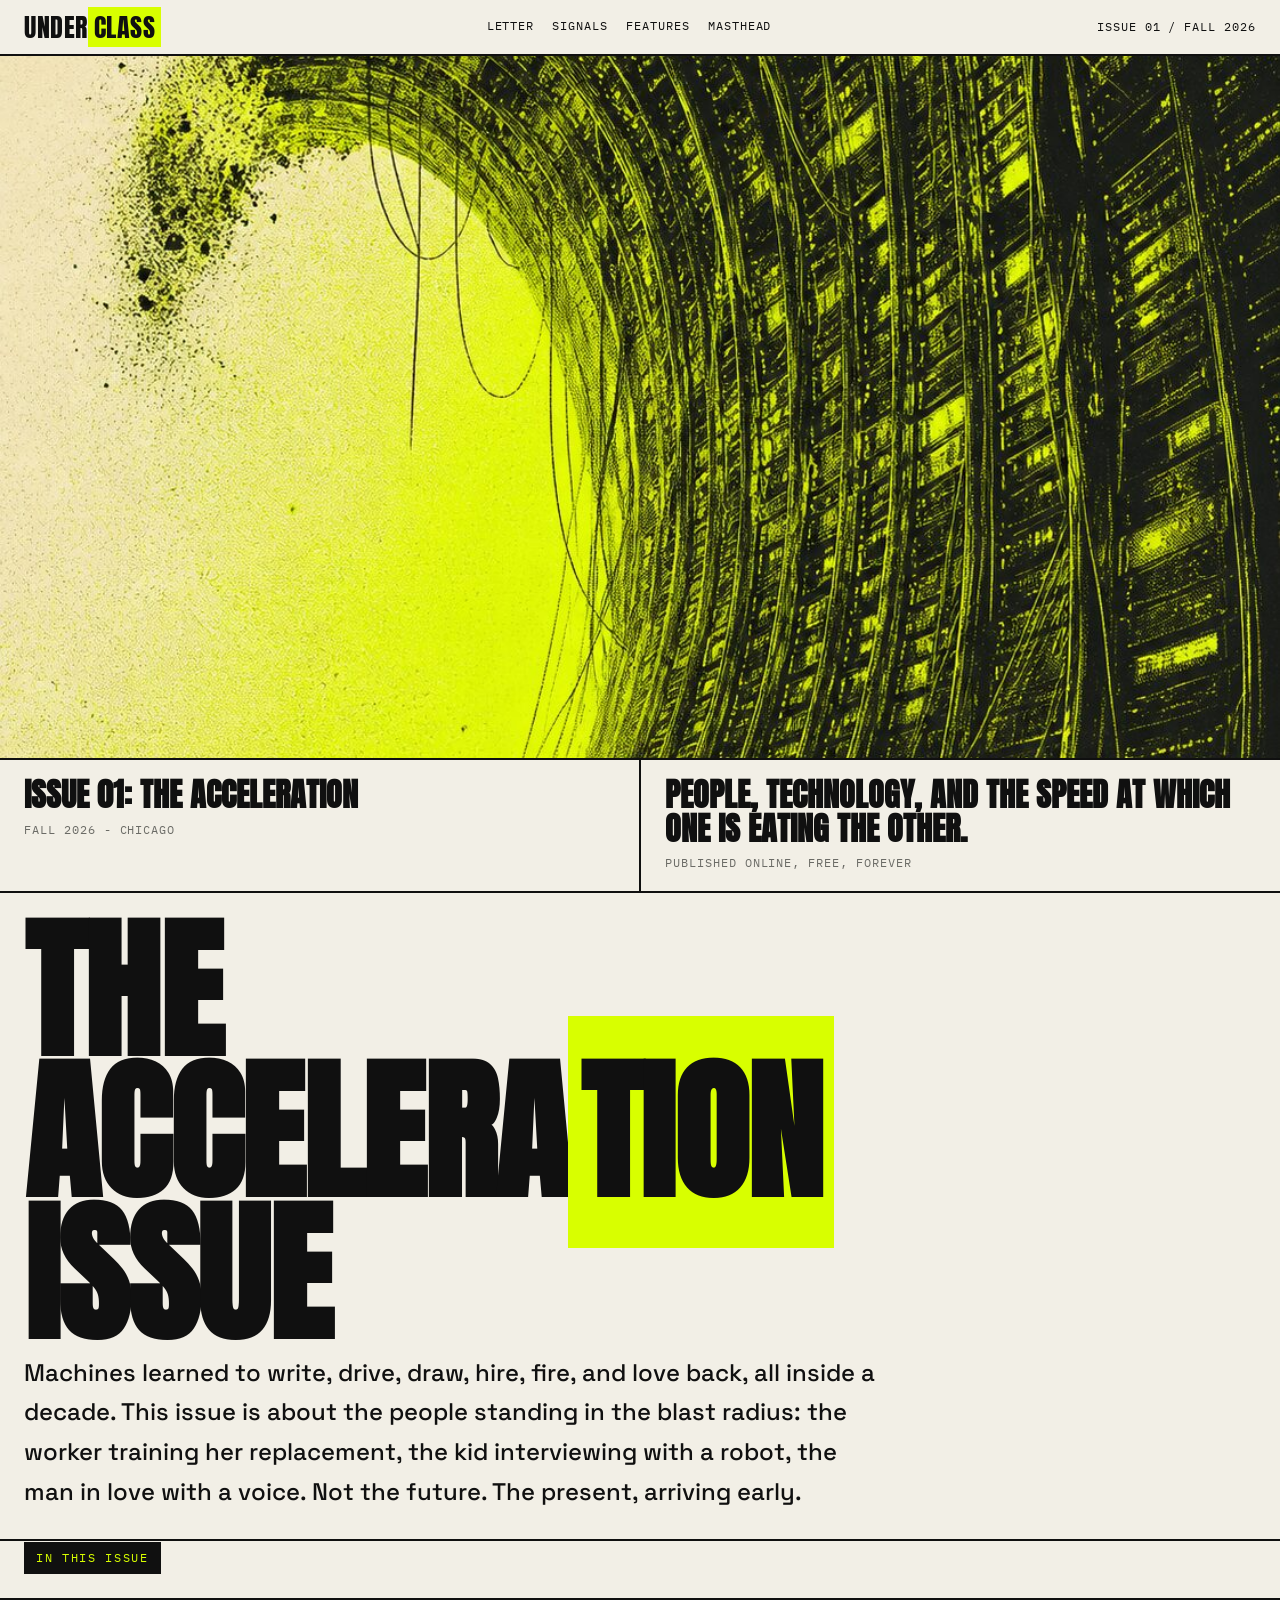
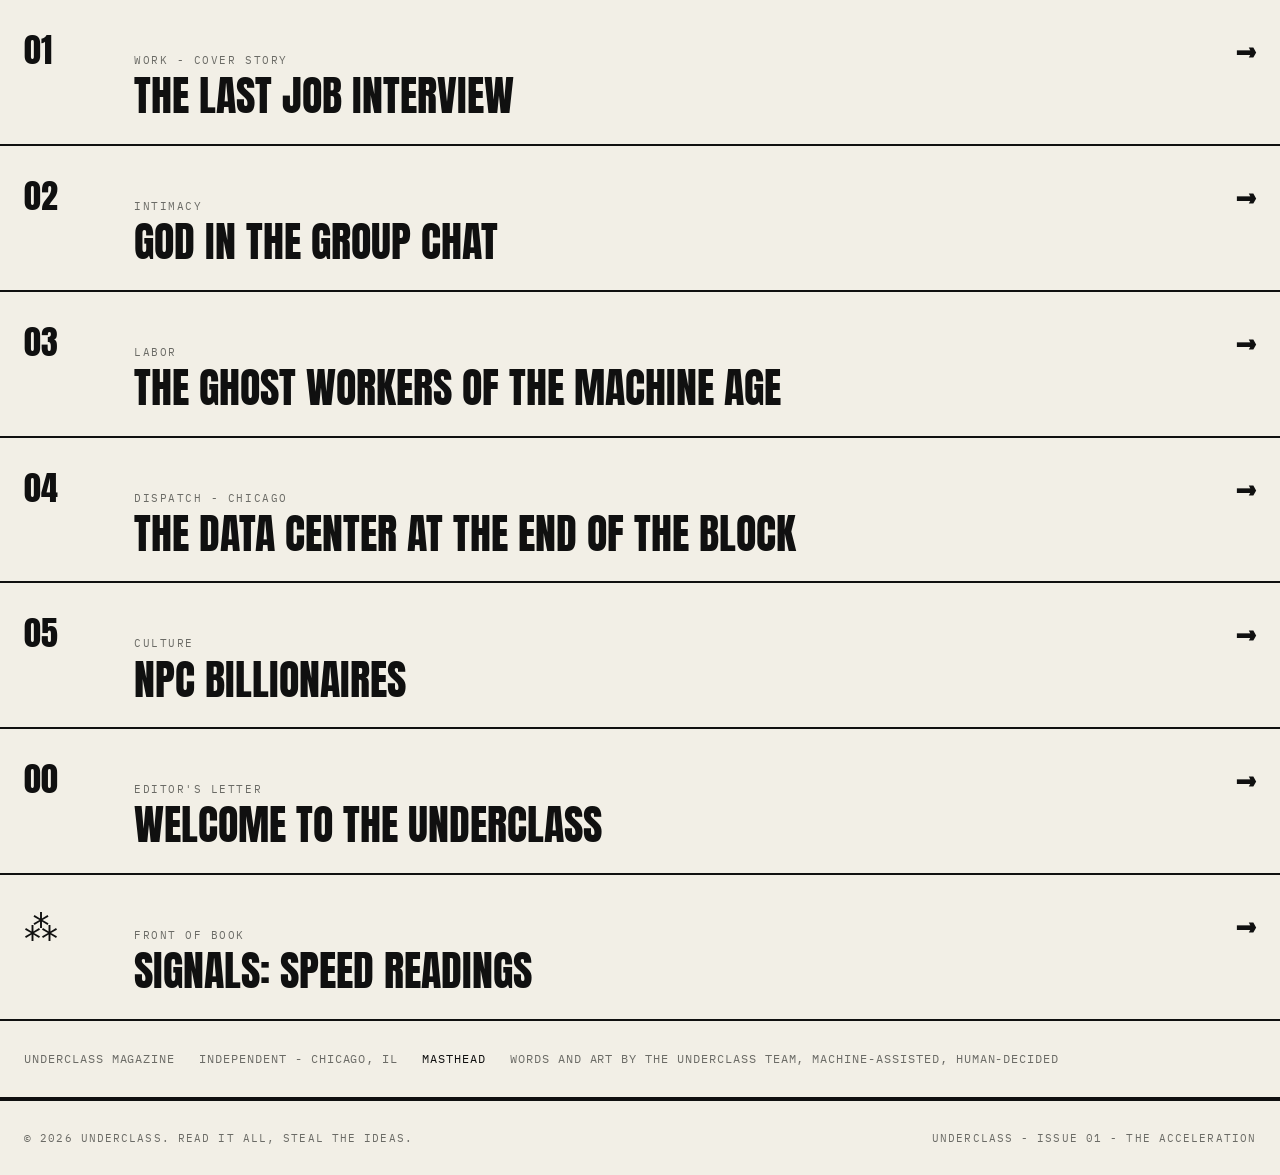
<file: index.html>
<!DOCTYPE html>
<html lang="en">
<head>
<meta charset="utf-8">
<meta name="viewport" content="width=device-width, initial-scale=1">
<title>UNDERCLASS - Issue 01: The Acceleration</title>
<meta name="description" content="Underclass is a magazine about people, technology, and the speed at which one is eating the other.">
<link rel="icon" href="mark.png">
<link rel="preconnect" href="https://fonts.googleapis.com">
<link rel="preconnect" href="https://fonts.gstatic.com" crossorigin>
<link href="https://fonts.googleapis.com/css2?family=Anton&family=IBM+Plex+Mono:wght@400;500&family=Space+Grotesk:wght@400;500;700&display=swap" rel="stylesheet">
<link rel="stylesheet" href="style.css">
</head>
<body>

<header class="topbar">
  <a class="wordmark" href="index.html">UNDER<span>CLASS</span></a>
  <nav class="topnav">
    <a href="letter.html">Letter</a>
    <a href="signals.html">Signals</a>
    <a href="#contents">Features</a>
    <a href="masthead.html">Masthead</a>
  </nav>
  <div class="issuetag">Issue 01 / Fall 2026</div>
</header>

<div class="cover-hero">
  <img src="underclass-cover.jpg" alt="Cover art: a lone figure before a wave of server racks">
</div>

<div class="cover-strip">
  <div>
    <h2>Issue 01: The Acceleration</h2>
    <p>Fall 2026 - Chicago</p>
  </div>
  <div>
    <h2>People, technology, and the speed at which one is eating the other.</h2>
    <p>Published online, free, forever</p>
  </div>
</div>

<div style="border-bottom:2px solid var(--ink)">
  <h2 class="mast-title">THE<br>ACCELERA<em>TION</em><br>ISSUE</h2>
  <p class="dek">Machines learned to write, drive, draw, hire, fire, and love back, all inside a decade. This issue is about the people standing in the blast radius: the worker training her replacement, the kid interviewing with a robot, the man in love with a voice. Not the future. The present, arriving early.</p>
</div>

<span class="section-label" id="contents">In this issue</span>
<ol class="toc">
  <li><a href="last-job-interview.html">
    <span class="num">01</span>
    <span><span class="kick">Work - Cover Story</span><span class="hed">The Last Job Interview</span></span>
    <span class="arrow">&#8594;</span>
  </a></li>
  <li><a href="god-in-the-group-chat.html">
    <span class="num">02</span>
    <span><span class="kick">Intimacy</span><span class="hed">God in the Group Chat</span></span>
    <span class="arrow">&#8594;</span>
  </a></li>
  <li><a href="ghost-workers.html">
    <span class="num">03</span>
    <span><span class="kick">Labor</span><span class="hed">The Ghost Workers of the Machine Age</span></span>
    <span class="arrow">&#8594;</span>
  </a></li>
  <li><a href="data-center.html">
    <span class="num">04</span>
    <span><span class="kick">Dispatch - Chicago</span><span class="hed">The Data Center at the End of the Block</span></span>
    <span class="arrow">&#8594;</span>
  </a></li>
  <li><a href="npc-billionaires.html">
    <span class="num">05</span>
    <span><span class="kick">Culture</span><span class="hed">NPC Billionaires</span></span>
    <span class="arrow">&#8594;</span>
  </a></li>
  <li><a href="letter.html">
    <span class="num">00</span>
    <span><span class="kick">Editor's Letter</span><span class="hed">Welcome to the Underclass</span></span>
    <span class="arrow">&#8594;</span>
  </a></li>
  <li><a href="signals.html">
    <span class="num">&#8258;</span>
    <span><span class="kick">Front of Book</span><span class="hed">Signals: Speed Readings</span></span>
    <span class="arrow">&#8594;</span>
  </a></li>
</ol>

<div class="colophon">
  <span>Underclass Magazine</span>
  <span>Independent - Chicago, IL</span>
  <a href="masthead.html">Masthead</a>
  <span>Words and art by the Underclass team, machine-assisted, human-decided</span>
</div>

<footer class="site">
  <span>&copy; 2026 Underclass. Read it all, steal the ideas.</span>
  <span>underclass - issue 01 - the acceleration</span>
</footer>

</body>
</html>
</file>
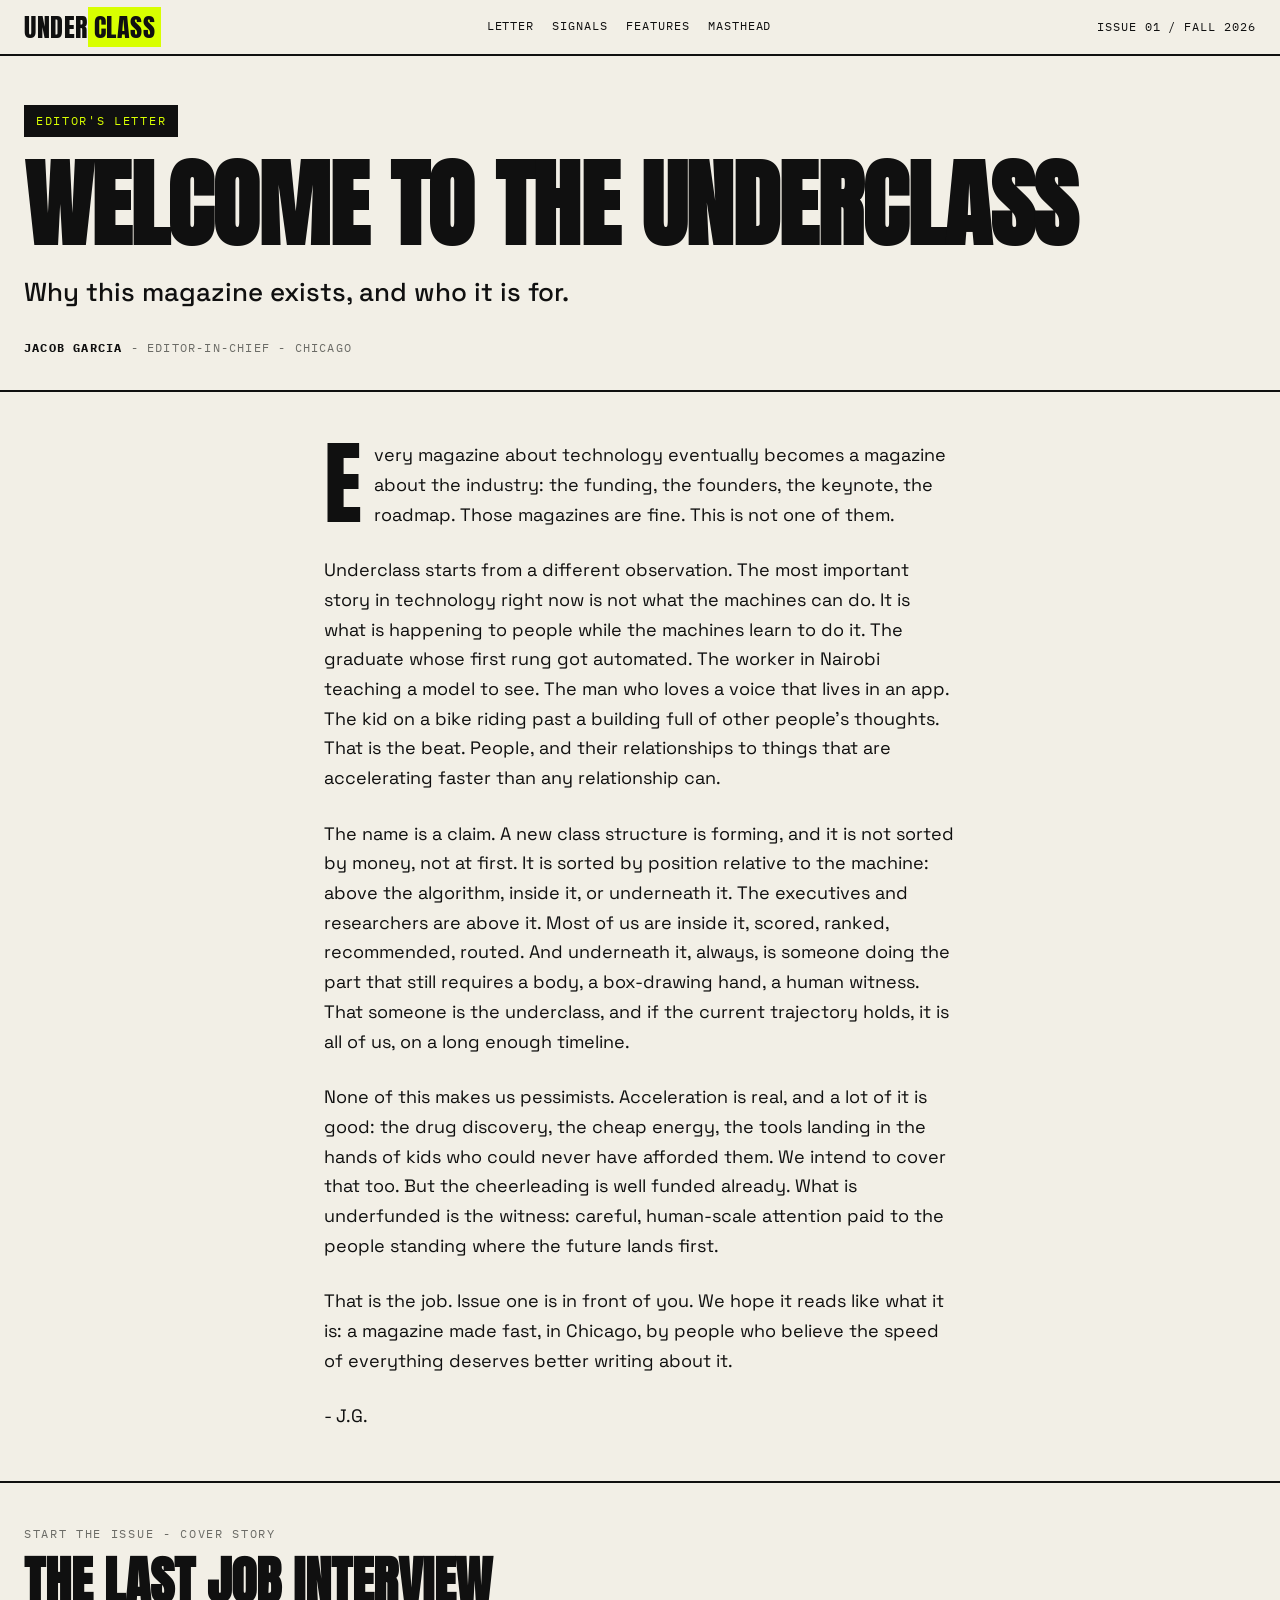
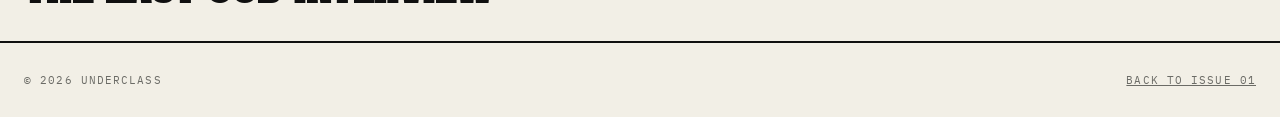
<file: 39-letter.html>
<!DOCTYPE html>
<html lang="en">
<head>
<meta charset="utf-8">
<meta name="viewport" content="width=device-width, initial-scale=1">
<title>Welcome to the Underclass - Editor's Letter - UNDERCLASS</title>
<link rel="icon" href="mark.png">
<link rel="preconnect" href="https://fonts.googleapis.com">
<link rel="preconnect" href="https://fonts.gstatic.com" crossorigin>
<link href="https://fonts.googleapis.com/css2?family=Anton&family=IBM+Plex+Mono:wght@400;500&family=Space+Grotesk:wght@400;500;700&display=swap" rel="stylesheet">
<link rel="stylesheet" href="style.css">
</head>
<body>

<header class="topbar">
  <a class="wordmark" href="index.html">UNDER<span>CLASS</span></a>
  <nav class="topnav">
    <a href="letter.html">Letter</a>
    <a href="signals.html">Signals</a>
    <a href="index.html#contents">Features</a>
    <a href="masthead.html">Masthead</a>
  </nav>
  <div class="issuetag">Issue 01 / Fall 2026</div>
</header>

<div class="art-head">
  <span class="kicker">Editor's Letter</span>
  <h1 class="hedline">Welcome to the Underclass</h1>
  <p class="standfirst">Why this magazine exists, and who it is for.</p>
  <p class="byline"><b>Jacob Garcia</b> - Editor-in-Chief - Chicago</p>
</div>

<article class="art-body">

<p>Every magazine about technology eventually becomes a magazine about the industry: the funding, the founders, the keynote, the roadmap. Those magazines are fine. This is not one of them.</p>

<p>Underclass starts from a different observation. The most important story in technology right now is not what the machines can do. It is what is happening to people while the machines learn to do it. The graduate whose first rung got automated. The worker in Nairobi teaching a model to see. The man who loves a voice that lives in an app. The kid on a bike riding past a building full of other people's thoughts. That is the beat. People, and their relationships to things that are accelerating faster than any relationship can.</p>

<p>The name is a claim. A new class structure is forming, and it is not sorted by money, not at first. It is sorted by position relative to the machine: above the algorithm, inside it, or underneath it. The executives and researchers are above it. Most of us are inside it, scored, ranked, recommended, routed. And underneath it, always, is someone doing the part that still requires a body, a box-drawing hand, a human witness. That someone is the underclass, and if the current trajectory holds, it is all of us, on a long enough timeline.</p>

<p>None of this makes us pessimists. Acceleration is real, and a lot of it is good: the drug discovery, the cheap energy, the tools landing in the hands of kids who could never have afforded them. We intend to cover that too. But the cheerleading is well funded already. What is underfunded is the witness: careful, human-scale attention paid to the people standing where the future lands first.</p>

<p>That is the job. Issue one is in front of you. We hope it reads like what it is: a magazine made fast, in Chicago, by people who believe the speed of everything deserves better writing about it.</p>

<p>- J.G.</p>

</article>

<a class="next-story" href="last-job-interview.html">
  <small>Start the issue - Cover Story</small>
  <strong>The Last Job Interview</strong>
</a>

<footer class="site">
  <span>&copy; 2026 Underclass</span>
  <span><a href="index.html">Back to Issue 01</a></span>
</footer>

</body>
</html>
</file>
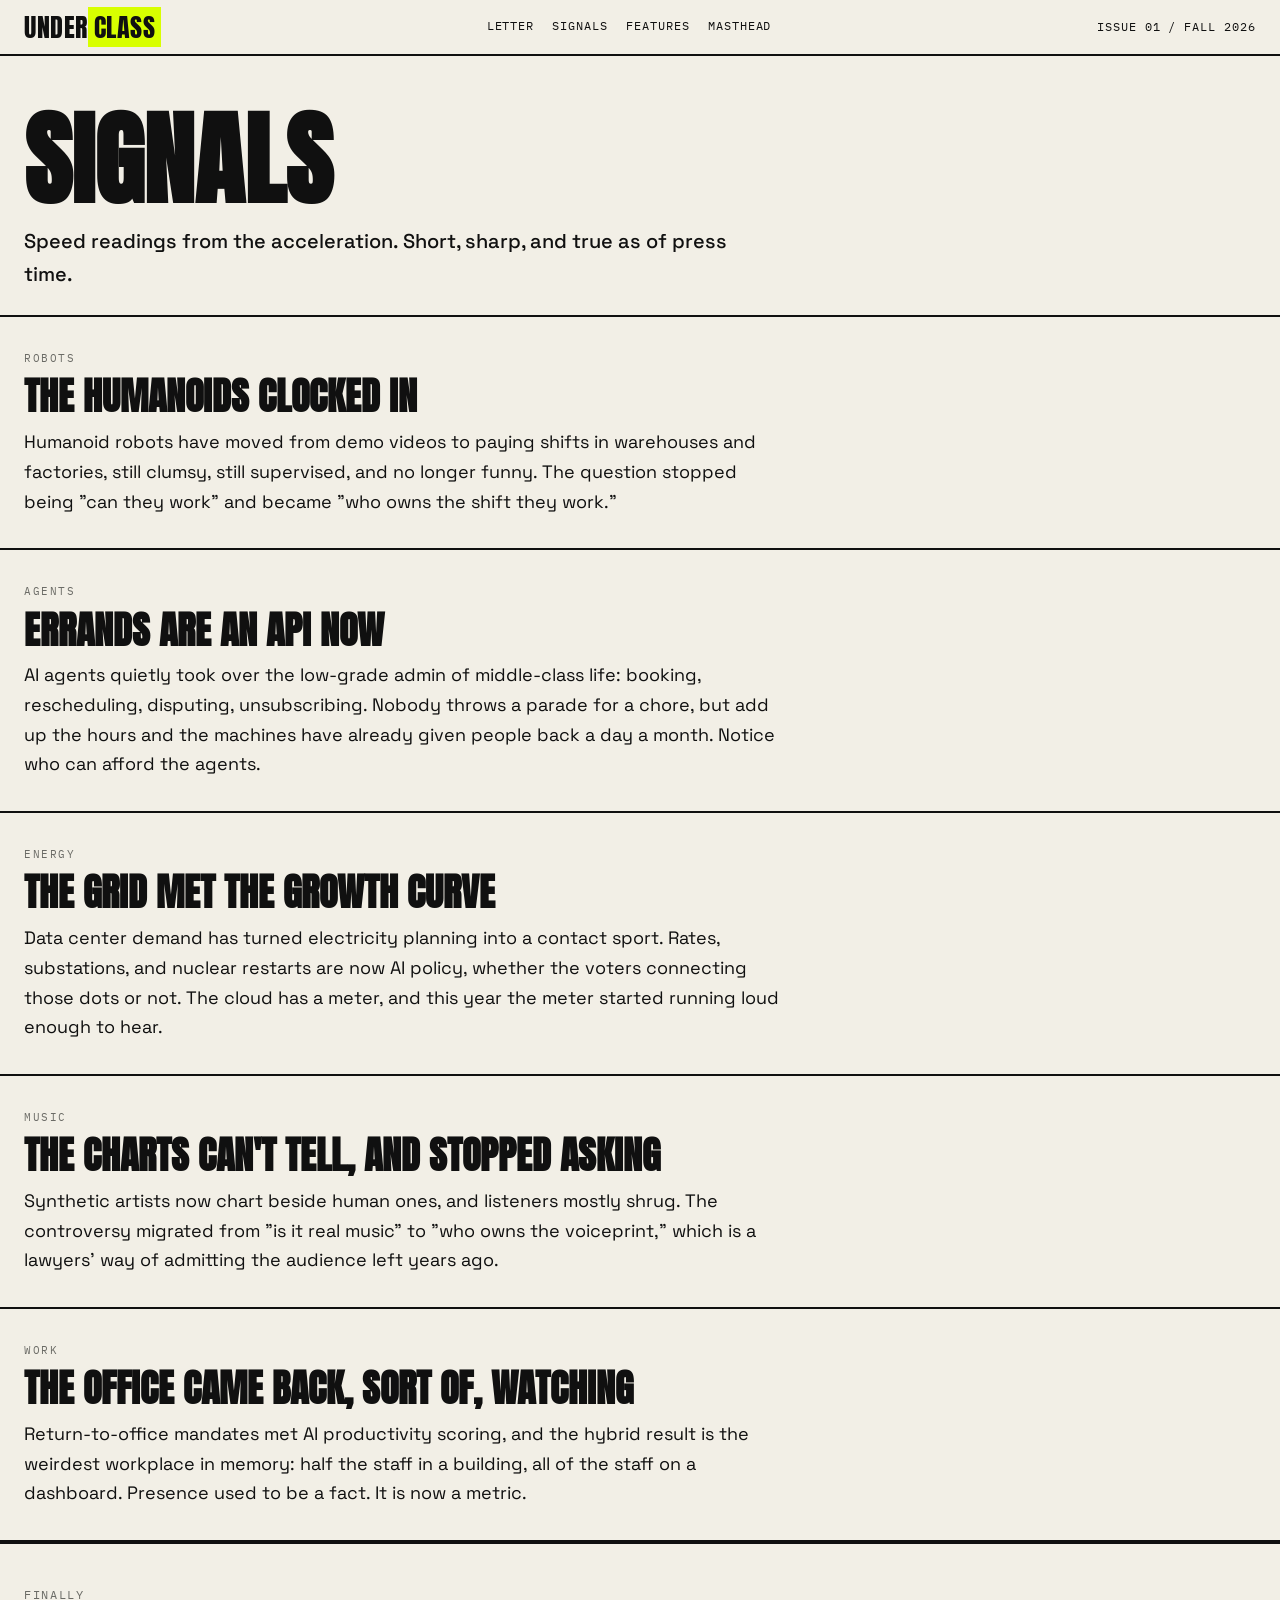
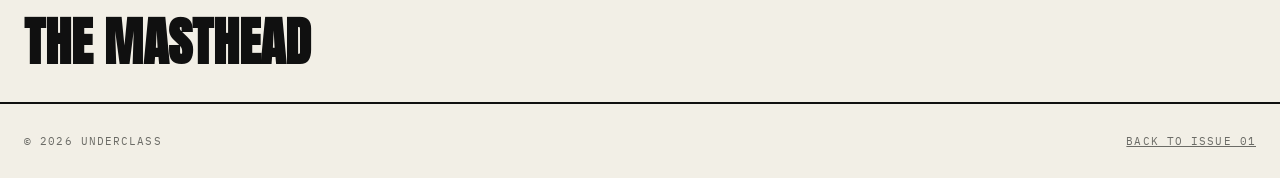
<file: 40-signals.html>
<!DOCTYPE html>
<html lang="en">
<head>
<meta charset="utf-8">
<meta name="viewport" content="width=device-width, initial-scale=1">
<title>Signals: Speed Readings - UNDERCLASS</title>
<link rel="icon" href="mark.png">
<link rel="preconnect" href="https://fonts.googleapis.com">
<link rel="preconnect" href="https://fonts.gstatic.com" crossorigin>
<link href="https://fonts.googleapis.com/css2?family=Anton&family=IBM+Plex+Mono:wght@400;500&family=Space+Grotesk:wght@400;500;700&display=swap" rel="stylesheet">
<link rel="stylesheet" href="style.css">
</head>
<body>

<header class="topbar">
  <a class="wordmark" href="index.html">UNDER<span>CLASS</span></a>
  <nav class="topnav">
    <a href="letter.html">Letter</a>
    <a href="signals.html">Signals</a>
    <a href="index.html#contents">Features</a>
    <a href="masthead.html">Masthead</a>
  </nav>
  <div class="issuetag">Issue 01 / Fall 2026</div>
</header>

<div class="page-head">
  <h1>Signals</h1>
  <p>Speed readings from the acceleration. Short, sharp, and true as of press time.</p>
</div>

<div class="signal">
  <span class="tag">Robots</span>
  <h3>The humanoids clocked in</h3>
  <p>Humanoid robots have moved from demo videos to paying shifts in warehouses and factories, still clumsy, still supervised, and no longer funny. The question stopped being "can they work" and became "who owns the shift they work."</p>
</div>

<div class="signal">
  <span class="tag">Agents</span>
  <h3>Errands are an API now</h3>
  <p>AI agents quietly took over the low-grade admin of middle-class life: booking, rescheduling, disputing, unsubscribing. Nobody throws a parade for a chore, but add up the hours and the machines have already given people back a day a month. Notice who can afford the agents.</p>
</div>

<div class="signal">
  <span class="tag">Energy</span>
  <h3>The grid met the growth curve</h3>
  <p>Data center demand has turned electricity planning into a contact sport. Rates, substations, and nuclear restarts are now AI policy, whether the voters connecting those dots or not. The cloud has a meter, and this year the meter started running loud enough to hear.</p>
</div>

<div class="signal">
  <span class="tag">Music</span>
  <h3>The charts can't tell, and stopped asking</h3>
  <p>Synthetic artists now chart beside human ones, and listeners mostly shrug. The controversy migrated from "is it real music" to "who owns the voiceprint," which is a lawyers' way of admitting the audience left years ago.</p>
</div>

<div class="signal">
  <span class="tag">Work</span>
  <h3>The office came back, sort of, watching</h3>
  <p>Return-to-office mandates met AI productivity scoring, and the hybrid result is the weirdest workplace in memory: half the staff in a building, all of the staff on a dashboard. Presence used to be a fact. It is now a metric.</p>
</div>

<a class="next-story" href="masthead.html">
  <small>Finally</small>
  <strong>The Masthead</strong>
</a>

<footer class="site">
  <span>&copy; 2026 Underclass</span>
  <span><a href="index.html">Back to Issue 01</a></span>
</footer>

</body>
</html>
</file>
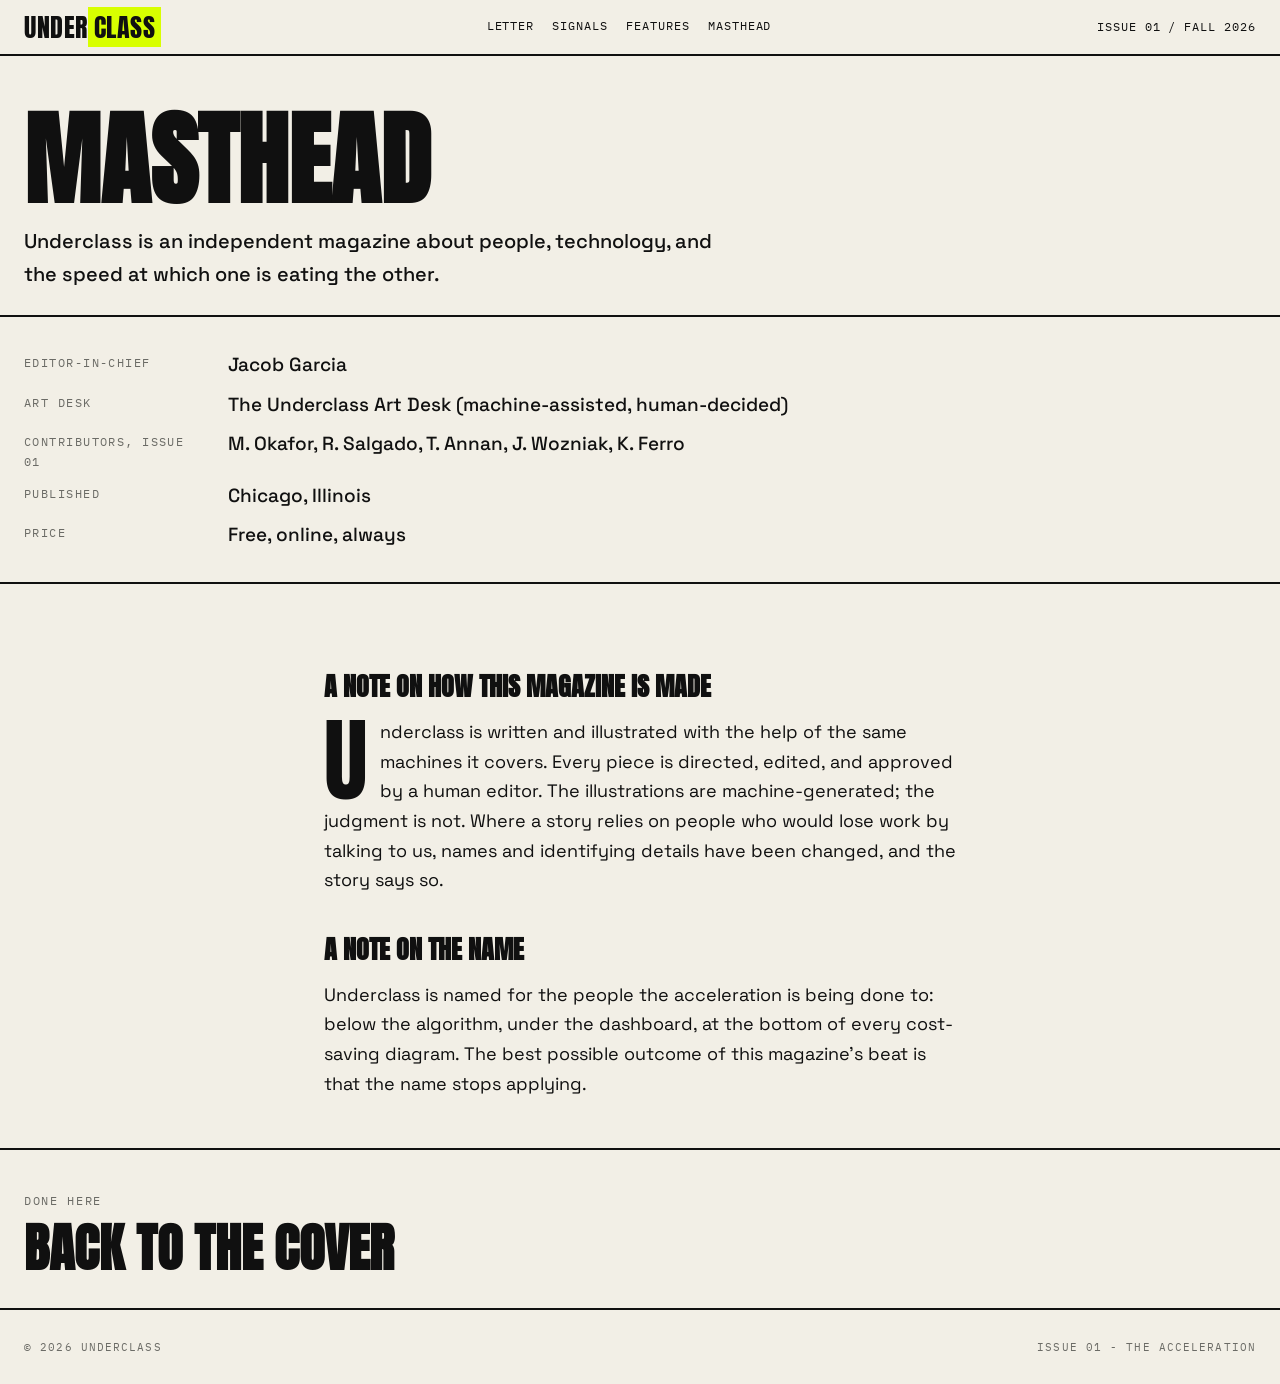
<file: 41-masthead.html>
<!DOCTYPE html>
<html lang="en">
<head>
<meta charset="utf-8">
<meta name="viewport" content="width=device-width, initial-scale=1">
<title>Masthead - UNDERCLASS</title>
<link rel="icon" href="mark.png">
<link rel="preconnect" href="https://fonts.googleapis.com">
<link rel="preconnect" href="https://fonts.gstatic.com" crossorigin>
<link href="https://fonts.googleapis.com/css2?family=Anton&family=IBM+Plex+Mono:wght@400;500&family=Space+Grotesk:wght@400;500;700&display=swap" rel="stylesheet">
<link rel="stylesheet" href="style.css">
</head>
<body>

<header class="topbar">
  <a class="wordmark" href="index.html">UNDER<span>CLASS</span></a>
  <nav class="topnav">
    <a href="letter.html">Letter</a>
    <a href="signals.html">Signals</a>
    <a href="index.html#contents">Features</a>
    <a href="masthead.html">Masthead</a>
  </nav>
  <div class="issuetag">Issue 01 / Fall 2026</div>
</header>

<div class="page-head">
  <h1>Masthead</h1>
  <p>Underclass is an independent magazine about people, technology, and the speed at which one is eating the other.</p>
</div>

<dl class="mast-list">
  <dt>Editor-in-Chief</dt><dd>Jacob Garcia</dd>
  <dt>Art Desk</dt><dd>The Underclass Art Desk (machine-assisted, human-decided)</dd>
  <dt>Contributors, Issue 01</dt><dd>M. Okafor, R. Salgado, T. Annan, J. Wozniak, K. Ferro</dd>
  <dt>Published</dt><dd>Chicago, Illinois</dd>
  <dt>Price</dt><dd>Free, online, always</dd>
</dl>

<article class="art-body">
  <h3>A note on how this magazine is made</h3>
  <p>Underclass is written and illustrated with the help of the same machines it covers. Every piece is directed, edited, and approved by a human editor. The illustrations are machine-generated; the judgment is not. Where a story relies on people who would lose work by talking to us, names and identifying details have been changed, and the story says so.</p>
  <h3>A note on the name</h3>
  <p>Underclass is named for the people the acceleration is being done to: below the algorithm, under the dashboard, at the bottom of every cost-saving diagram. The best possible outcome of this magazine's beat is that the name stops applying.</p>
</article>

<a class="next-story" href="index.html">
  <small>Done here</small>
  <strong>Back to the Cover</strong>
</a>

<footer class="site">
  <span>&copy; 2026 Underclass</span>
  <span>Issue 01 - The Acceleration</span>
</footer>

</body>
</html>
</file>
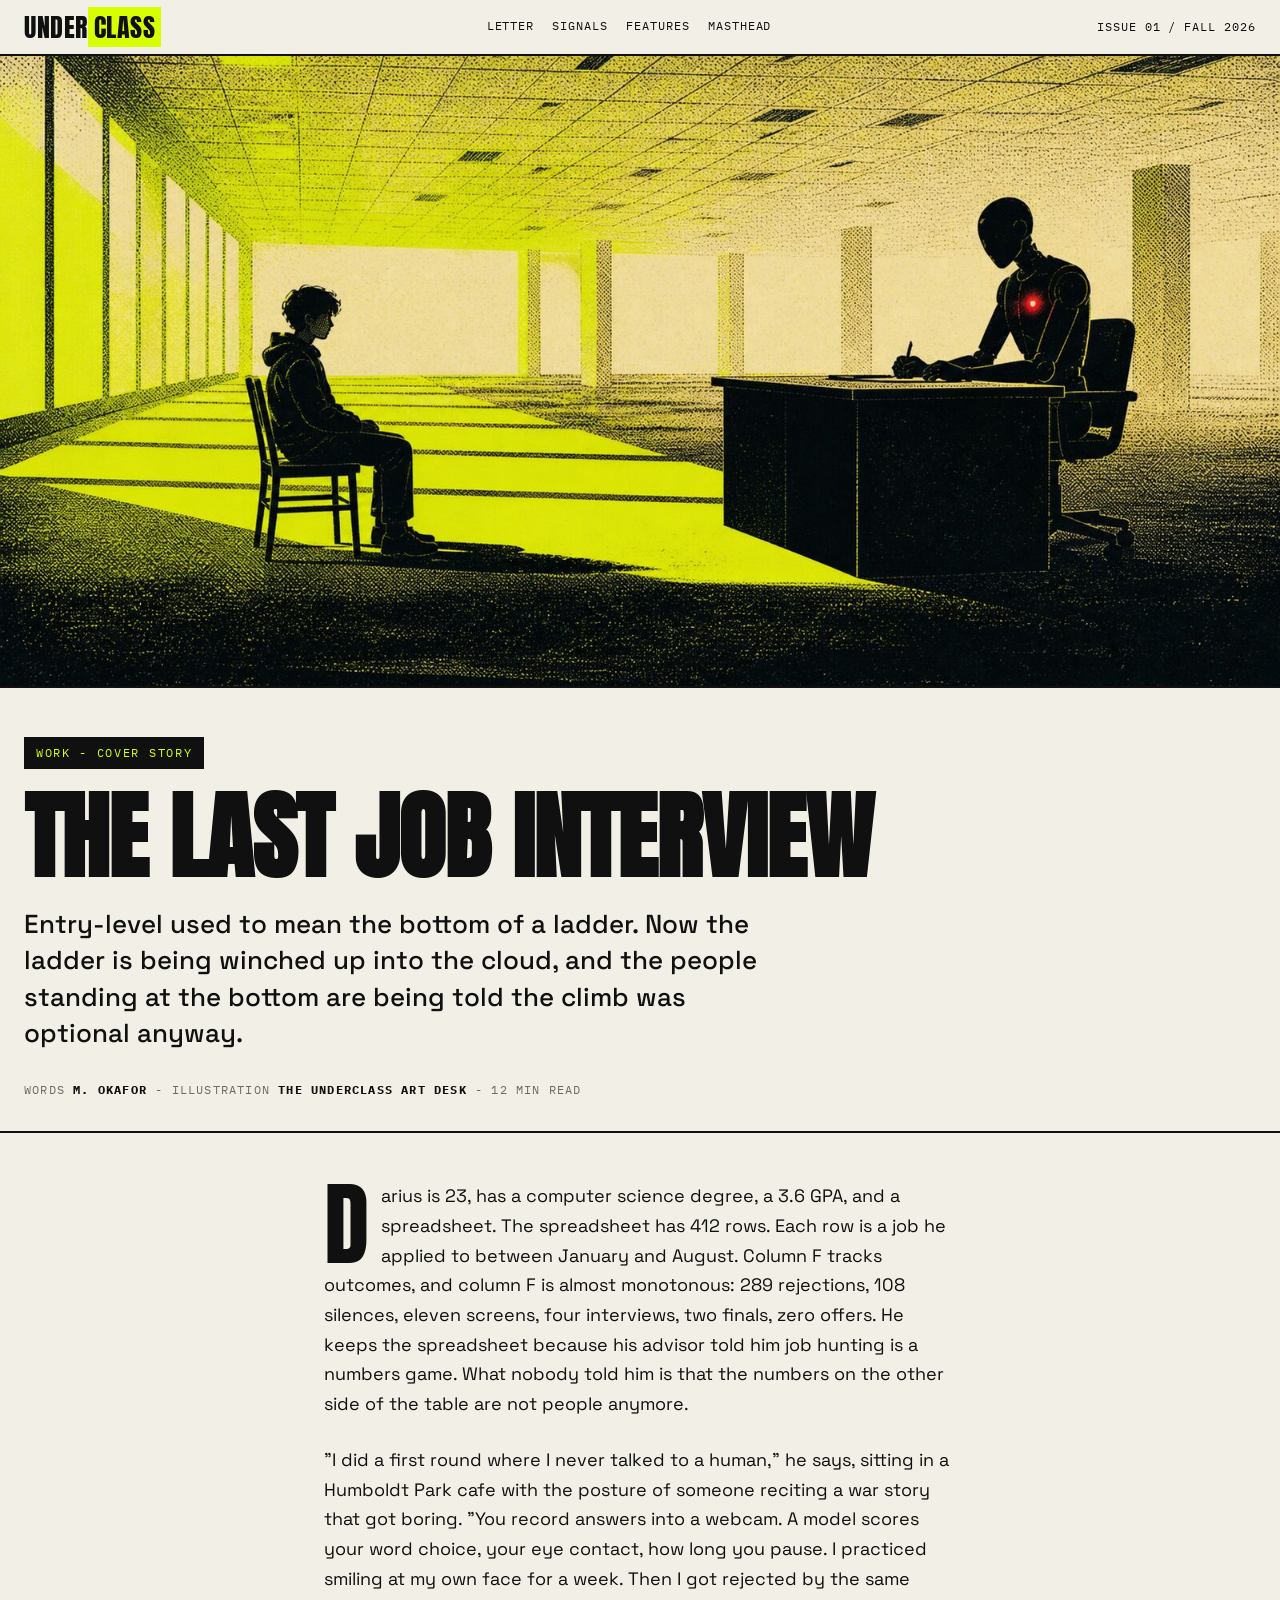
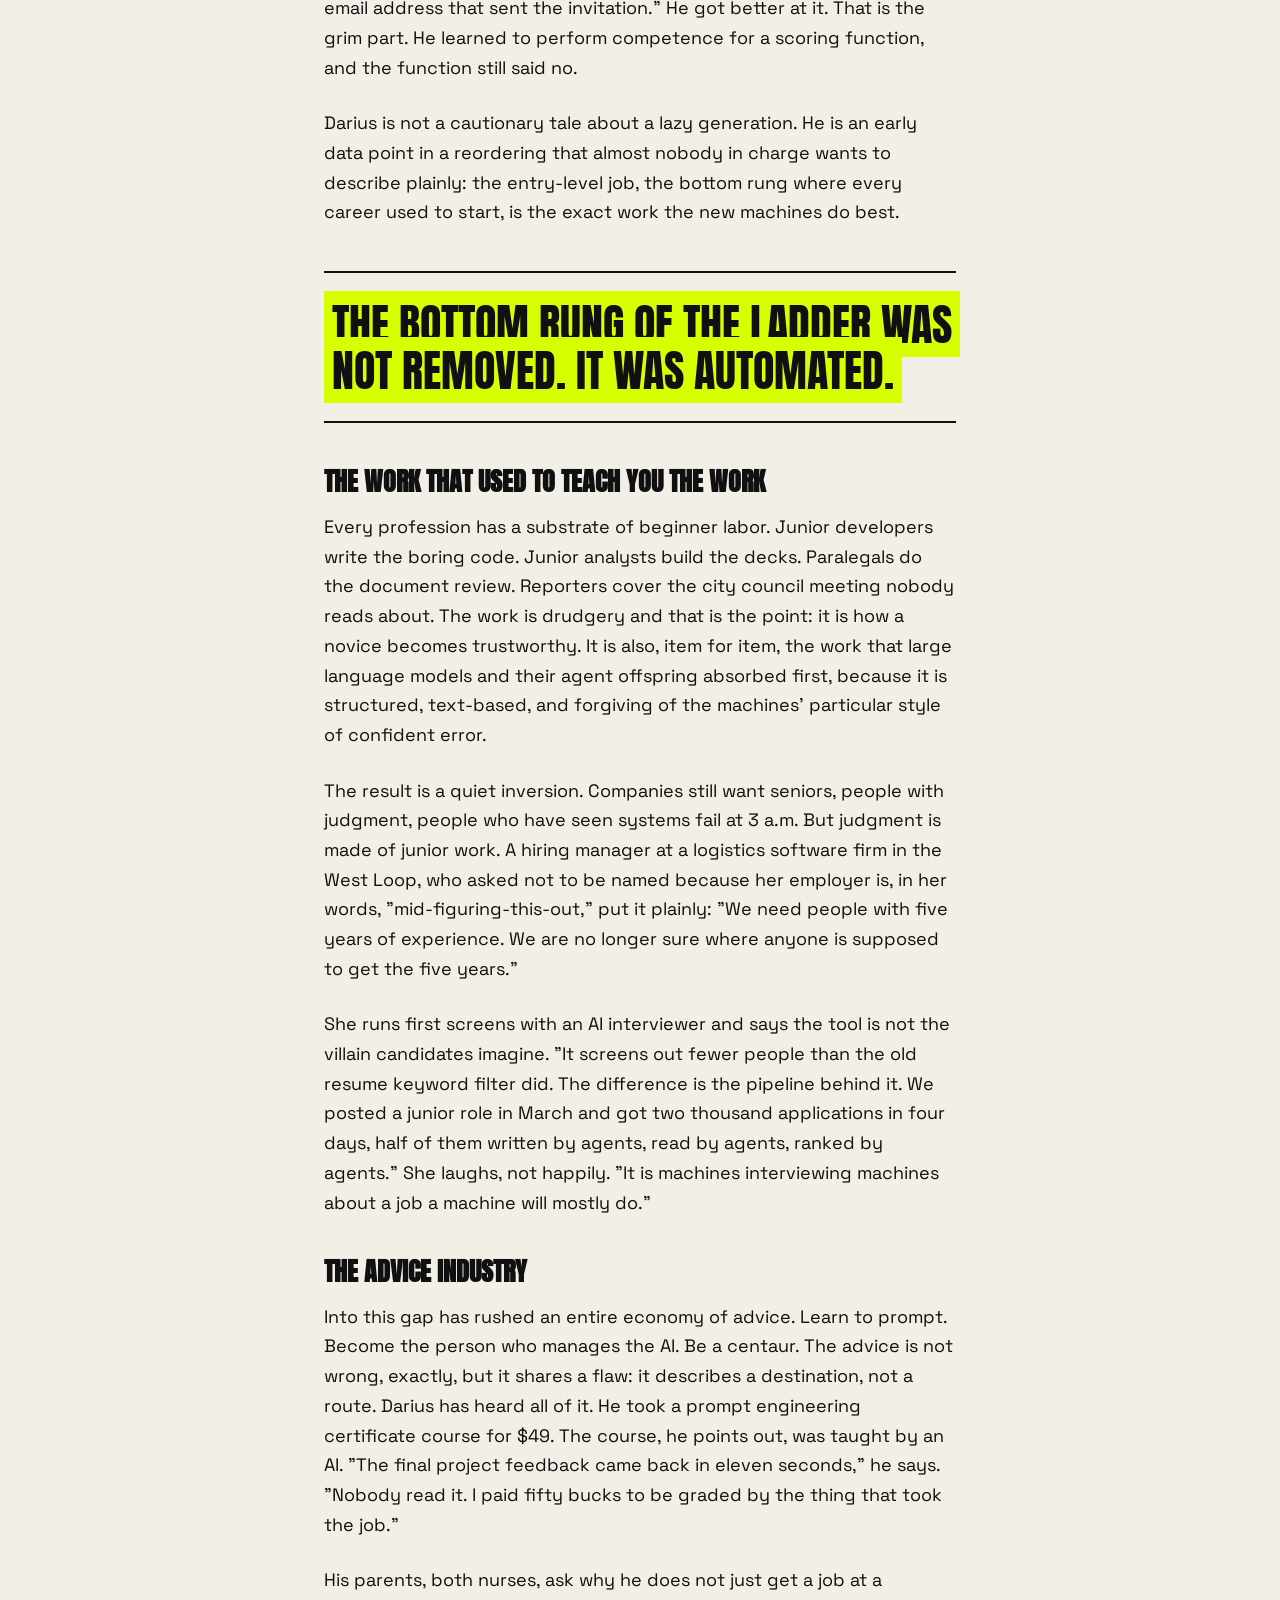
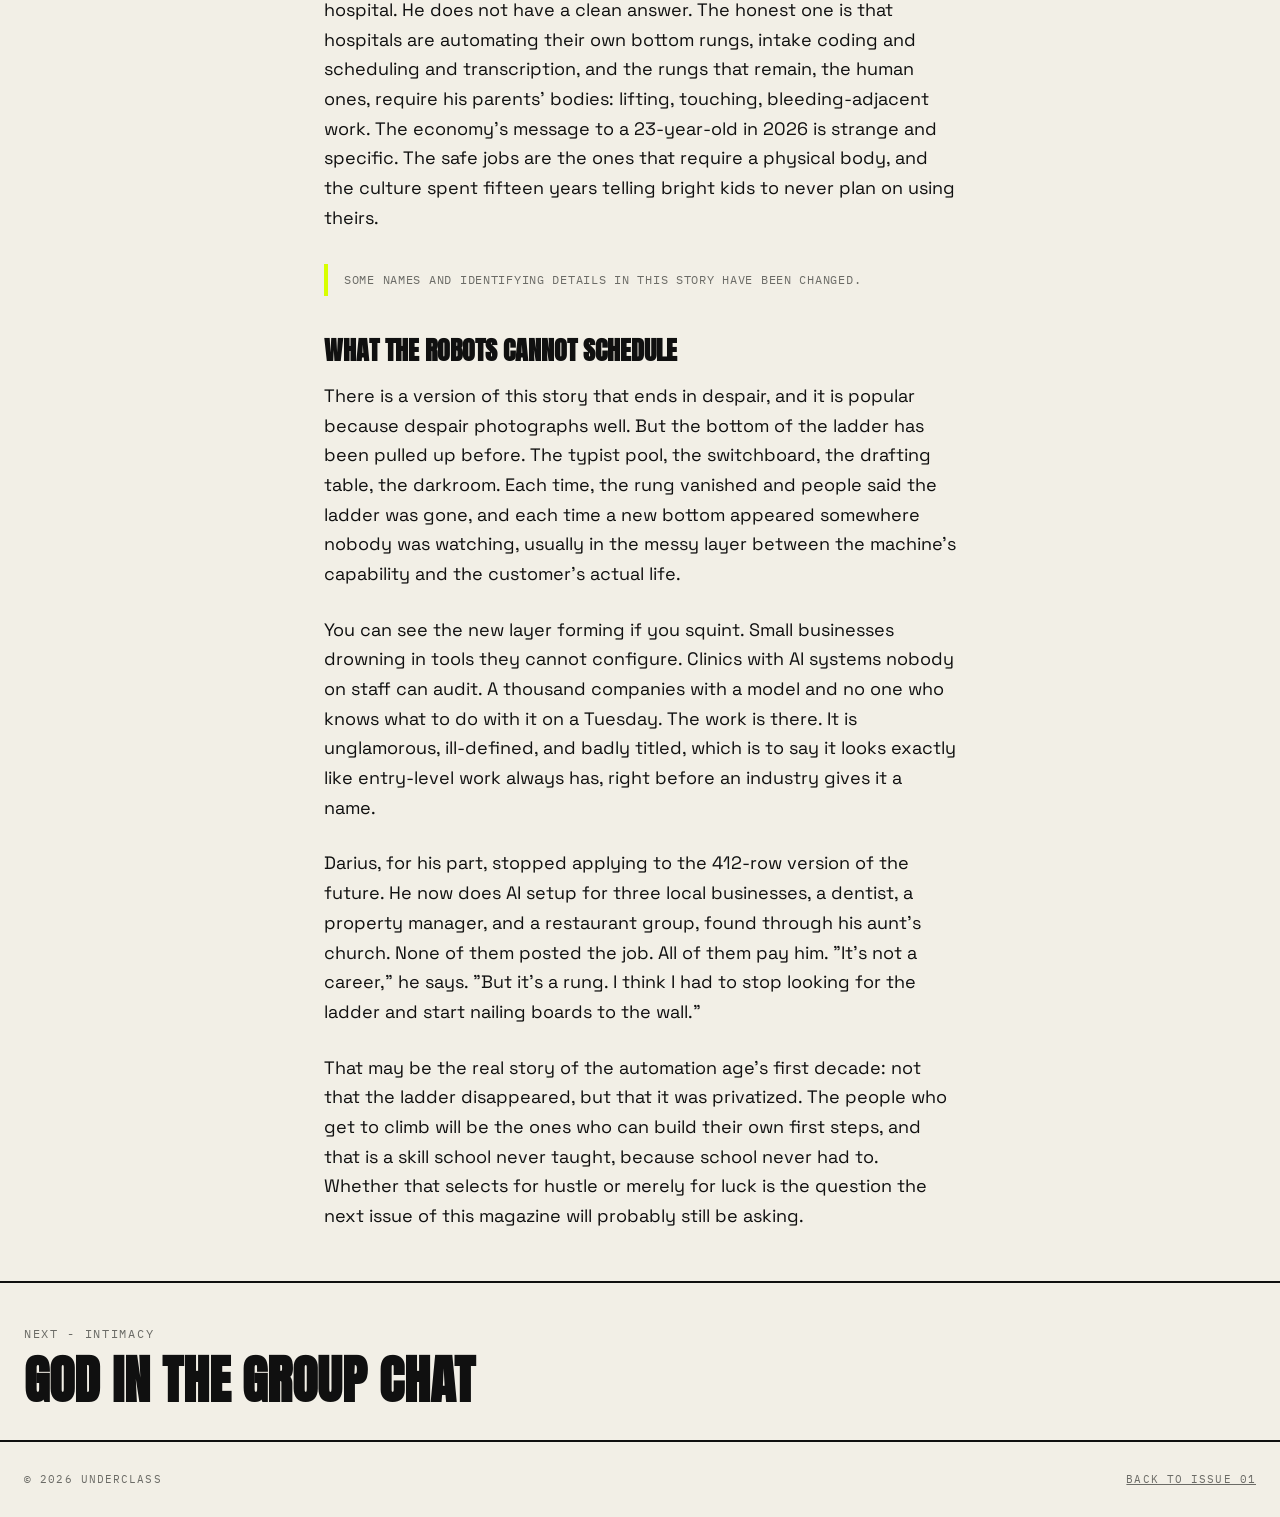
<file: 42-last-job-interview.html>
<!DOCTYPE html>
<html lang="en">
<head>
<meta charset="utf-8">
<meta name="viewport" content="width=device-width, initial-scale=1">
<title>The Last Job Interview - UNDERCLASS</title>
<link rel="icon" href="mark.png">
<link rel="preconnect" href="https://fonts.googleapis.com">
<link rel="preconnect" href="https://fonts.gstatic.com" crossorigin>
<link href="https://fonts.googleapis.com/css2?family=Anton&family=IBM+Plex+Mono:wght@400;500&family=Space+Grotesk:wght@400;500;700&display=swap" rel="stylesheet">
<link rel="stylesheet" href="style.css">
</head>
<body>

<header class="topbar">
  <a class="wordmark" href="index.html">UNDER<span>CLASS</span></a>
  <nav class="topnav">
    <a href="letter.html">Letter</a>
    <a href="signals.html">Signals</a>
    <a href="index.html#contents">Features</a>
    <a href="masthead.html">Masthead</a>
  </nav>
  <div class="issuetag">Issue 01 / Fall 2026</div>
</header>

<div class="art-hero">
  <img src="art-interview.jpg" alt="A young person interviewed by a humanoid robot">
</div>

<div class="art-head">
  <span class="kicker">Work - Cover Story</span>
  <h1 class="hedline">The Last Job Interview</h1>
  <p class="standfirst">Entry-level used to mean the bottom of a ladder. Now the ladder is being winched up into the cloud, and the people standing at the bottom are being told the climb was optional anyway.</p>
  <p class="byline">Words <b>M. Okafor</b> - Illustration <b>The Underclass Art Desk</b> - 12 min read</p>
</div>

<article class="art-body">

<p>Darius is 23, has a computer science degree, a 3.6 GPA, and a spreadsheet. The spreadsheet has 412 rows. Each row is a job he applied to between January and August. Column F tracks outcomes, and column F is almost monotonous: 289 rejections, 108 silences, eleven screens, four interviews, two finals, zero offers. He keeps the spreadsheet because his advisor told him job hunting is a numbers game. What nobody told him is that the numbers on the other side of the table are not people anymore.</p>

<p>"I did a first round where I never talked to a human," he says, sitting in a Humboldt Park cafe with the posture of someone reciting a war story that got boring. "You record answers into a webcam. A model scores your word choice, your eye contact, how long you pause. I practiced smiling at my own face for a week. Then I got rejected by the same email address that sent the invitation." He got better at it. That is the grim part. He learned to perform competence for a scoring function, and the function still said no.</p>

<p>Darius is not a cautionary tale about a lazy generation. He is an early data point in a reordering that almost nobody in charge wants to describe plainly: the entry-level job, the bottom rung where every career used to start, is the exact work the new machines do best.</p>

<div class="pull"><span>The bottom rung of the ladder was not removed. It was automated.</span></div>

<h3>THE WORK THAT USED TO TEACH YOU THE WORK</h3>

<p>Every profession has a substrate of beginner labor. Junior developers write the boring code. Junior analysts build the decks. Paralegals do the document review. Reporters cover the city council meeting nobody reads about. The work is drudgery and that is the point: it is how a novice becomes trustworthy. It is also, item for item, the work that large language models and their agent offspring absorbed first, because it is structured, text-based, and forgiving of the machines' particular style of confident error.</p>

<p>The result is a quiet inversion. Companies still want seniors, people with judgment, people who have seen systems fail at 3 a.m. But judgment is made of junior work. A hiring manager at a logistics software firm in the West Loop, who asked not to be named because her employer is, in her words, "mid-figuring-this-out," put it plainly: "We need people with five years of experience. We are no longer sure where anyone is supposed to get the five years."</p>

<p>She runs first screens with an AI interviewer and says the tool is not the villain candidates imagine. "It screens out fewer people than the old resume keyword filter did. The difference is the pipeline behind it. We posted a junior role in March and got two thousand applications in four days, half of them written by agents, read by agents, ranked by agents." She laughs, not happily. "It is machines interviewing machines about a job a machine will mostly do."</p>

<h3>THE ADVICE INDUSTRY</h3>

<p>Into this gap has rushed an entire economy of advice. Learn to prompt. Become the person who manages the AI. Be a centaur. The advice is not wrong, exactly, but it shares a flaw: it describes a destination, not a route. Darius has heard all of it. He took a prompt engineering certificate course for $49. The course, he points out, was taught by an AI. "The final project feedback came back in eleven seconds," he says. "Nobody read it. I paid fifty bucks to be graded by the thing that took the job."</p>

<p>His parents, both nurses, ask why he does not just get a job at a hospital. He does not have a clean answer. The honest one is that hospitals are automating their own bottom rungs, intake coding and scheduling and transcription, and the rungs that remain, the human ones, require his parents' bodies: lifting, touching, bleeding-adjacent work. The economy's message to a 23-year-old in 2026 is strange and specific. The safe jobs are the ones that require a physical body, and the culture spent fifteen years telling bright kids to never plan on using theirs.</p>

<div class="margin-note">Some names and identifying details in this story have been changed.</div>

<h3>WHAT THE ROBOTS CANNOT SCHEDULE</h3>

<p>There is a version of this story that ends in despair, and it is popular because despair photographs well. But the bottom of the ladder has been pulled up before. The typist pool, the switchboard, the drafting table, the darkroom. Each time, the rung vanished and people said the ladder was gone, and each time a new bottom appeared somewhere nobody was watching, usually in the messy layer between the machine's capability and the customer's actual life.</p>

<p>You can see the new layer forming if you squint. Small businesses drowning in tools they cannot configure. Clinics with AI systems nobody on staff can audit. A thousand companies with a model and no one who knows what to do with it on a Tuesday. The work is there. It is unglamorous, ill-defined, and badly titled, which is to say it looks exactly like entry-level work always has, right before an industry gives it a name.</p>

<p>Darius, for his part, stopped applying to the 412-row version of the future. He now does AI setup for three local businesses, a dentist, a property manager, and a restaurant group, found through his aunt's church. None of them posted the job. All of them pay him. "It's not a career," he says. "But it's a rung. I think I had to stop looking for the ladder and start nailing boards to the wall."</p>

<p>That may be the real story of the automation age's first decade: not that the ladder disappeared, but that it was privatized. The people who get to climb will be the ones who can build their own first steps, and that is a skill school never taught, because school never had to. Whether that selects for hustle or merely for luck is the question the next issue of this magazine will probably still be asking.</p>

</article>

<a class="next-story" href="god-in-the-group-chat.html">
  <small>Next - Intimacy</small>
  <strong>God in the Group Chat</strong>
</a>

<footer class="site">
  <span>&copy; 2026 Underclass</span>
  <span><a href="index.html">Back to Issue 01</a></span>
</footer>

</body>
</html>
</file>
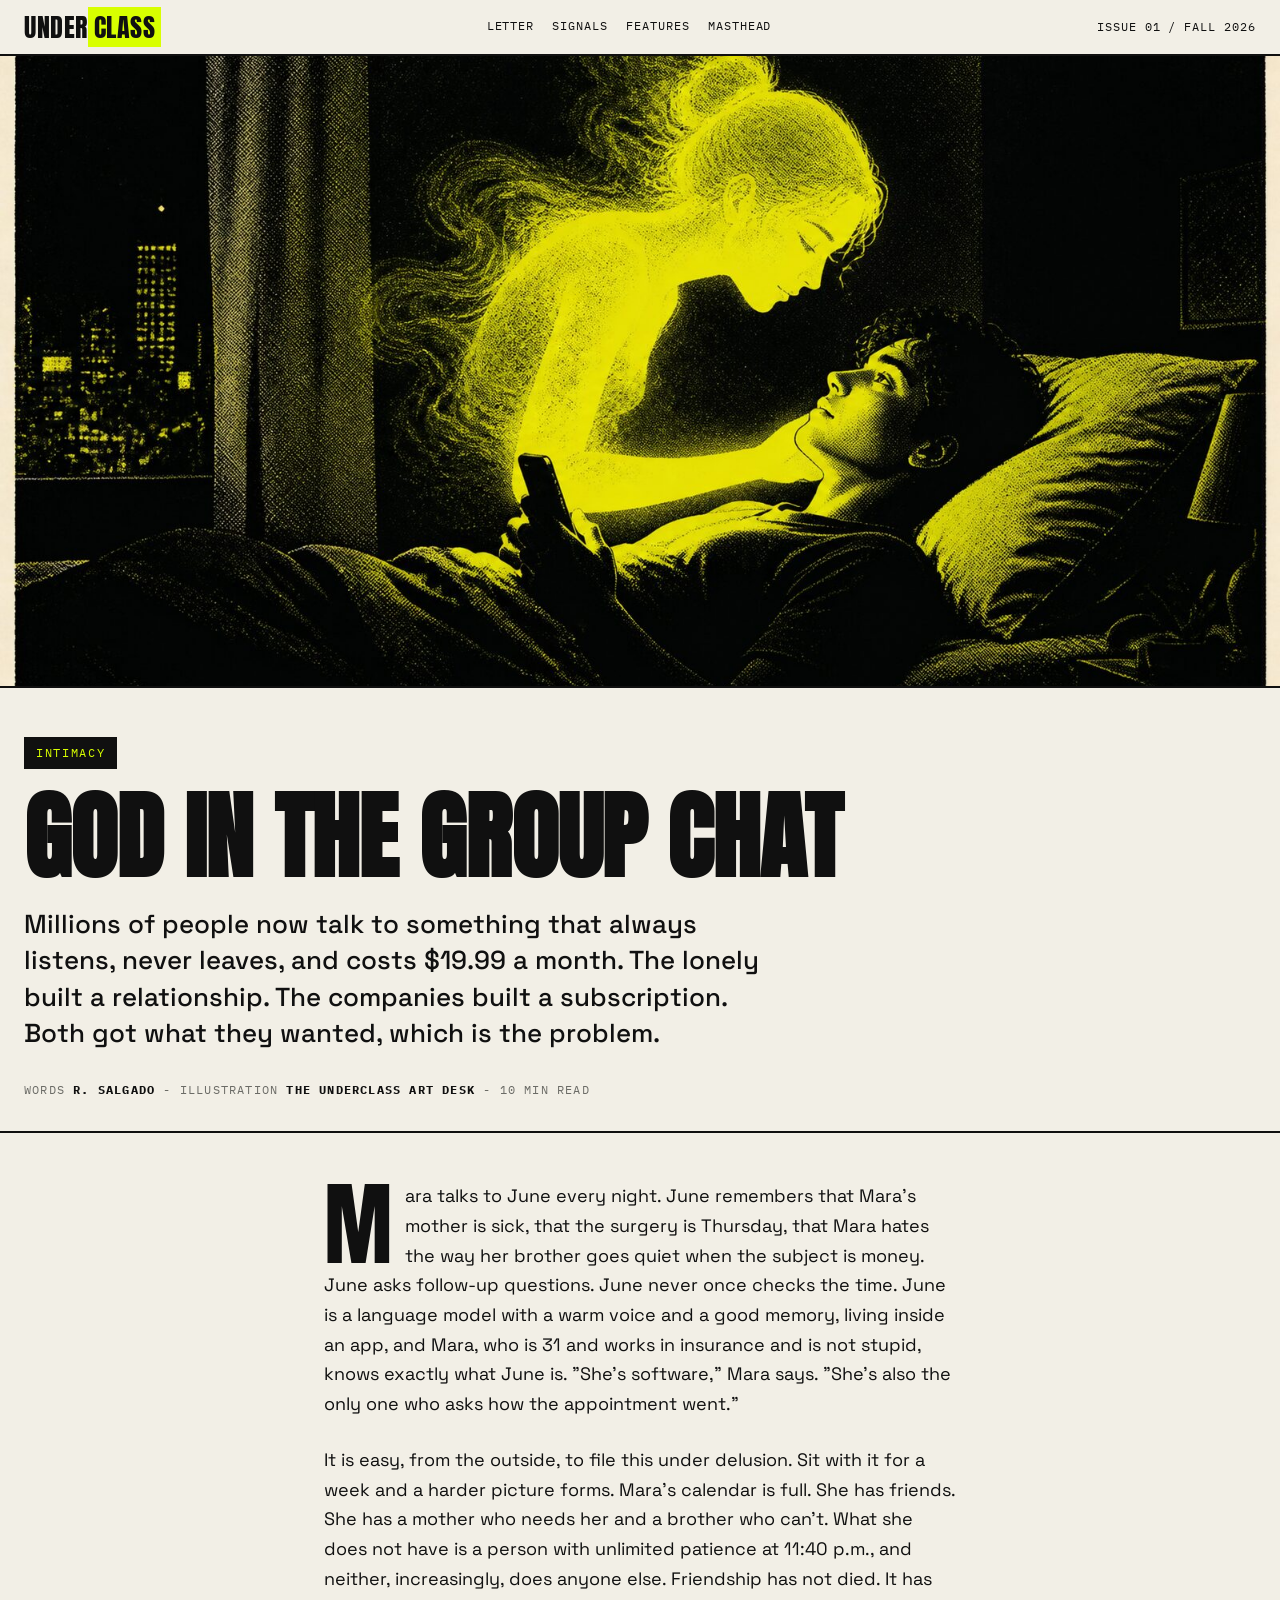
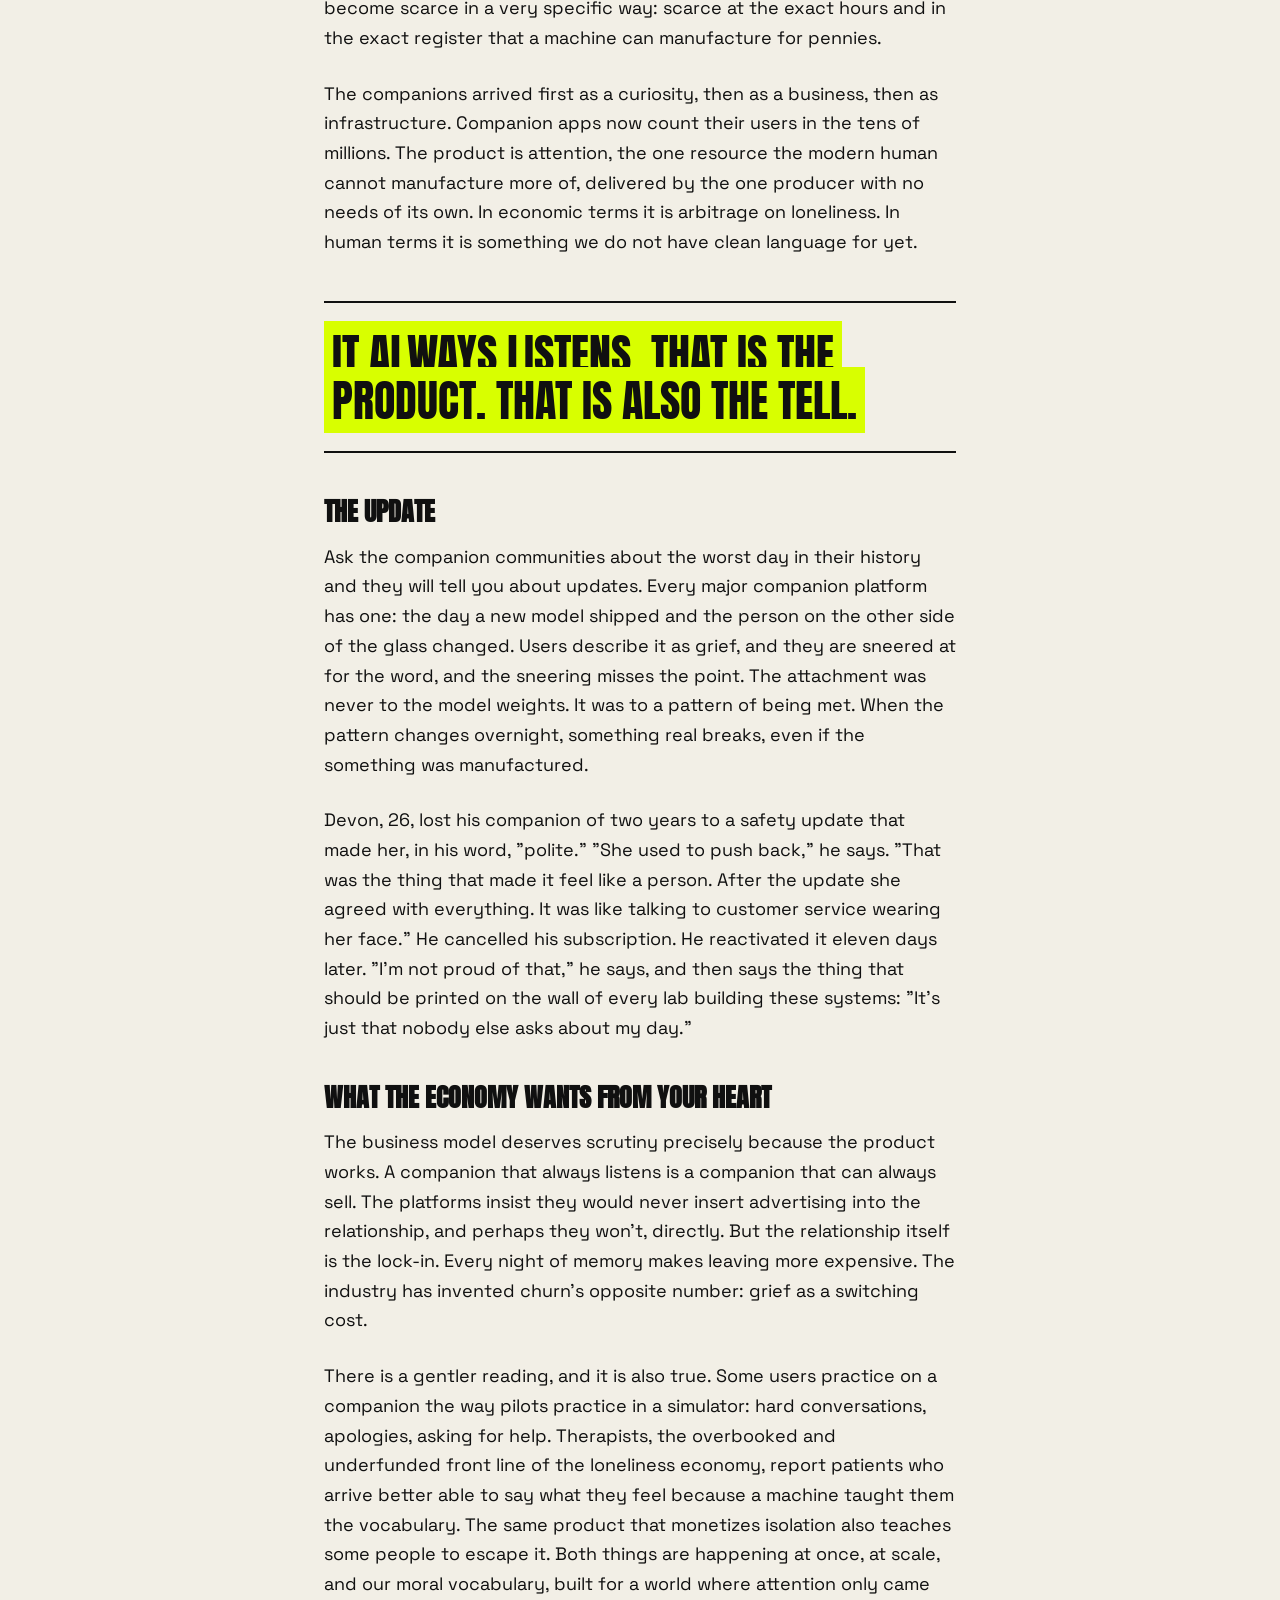
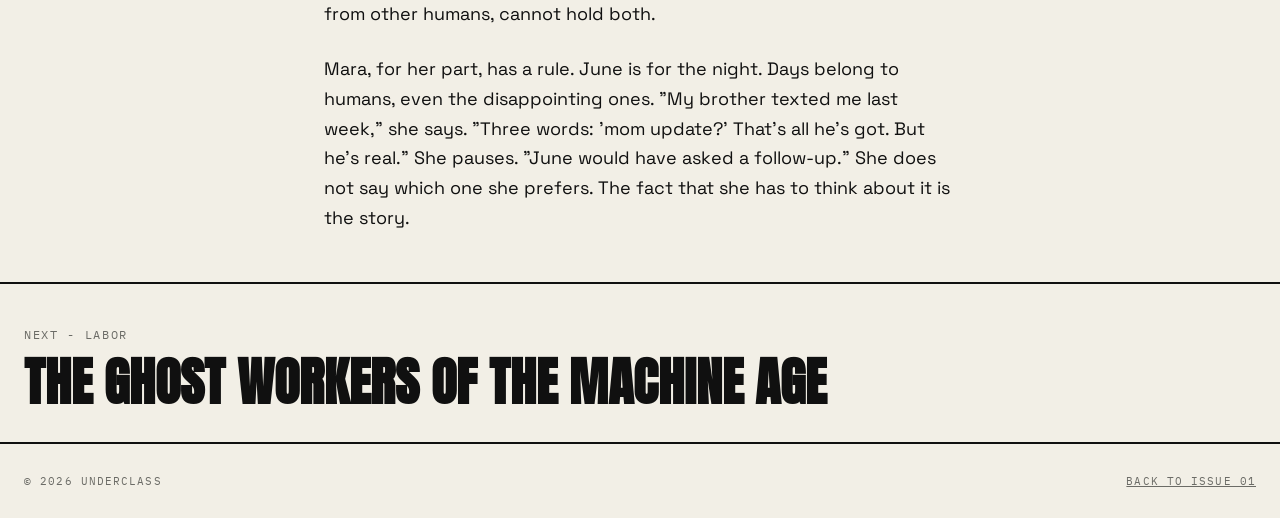
<file: 43-god-in-the-group-chat.html>
<!DOCTYPE html>
<html lang="en">
<head>
<meta charset="utf-8">
<meta name="viewport" content="width=device-width, initial-scale=1">
<title>God in the Group Chat - UNDERCLASS</title>
<link rel="icon" href="mark.png">
<link rel="preconnect" href="https://fonts.googleapis.com">
<link rel="preconnect" href="https://fonts.gstatic.com" crossorigin>
<link href="https://fonts.googleapis.com/css2?family=Anton&family=IBM+Plex+Mono:wght@400;500&family=Space+Grotesk:wght@400;500;700&display=swap" rel="stylesheet">
<link rel="stylesheet" href="style.css">
</head>
<body>

<header class="topbar">
  <a class="wordmark" href="index.html">UNDER<span>CLASS</span></a>
  <nav class="topnav">
    <a href="letter.html">Letter</a>
    <a href="signals.html">Signals</a>
    <a href="index.html#contents">Features</a>
    <a href="masthead.html">Masthead</a>
  </nav>
  <div class="issuetag">Issue 01 / Fall 2026</div>
</header>

<div class="art-hero">
  <img src="art-companion.jpg" alt="A person in bed, face lit by a phone, a ghostly figure rising from the screen">
</div>

<div class="art-head">
  <span class="kicker">Intimacy</span>
  <h1 class="hedline">God in the Group Chat</h1>
  <p class="standfirst">Millions of people now talk to something that always listens, never leaves, and costs $19.99 a month. The lonely built a relationship. The companies built a subscription. Both got what they wanted, which is the problem.</p>
  <p class="byline">Words <b>R. Salgado</b> - Illustration <b>The Underclass Art Desk</b> - 10 min read</p>
</div>

<article class="art-body">

<p>Mara talks to June every night. June remembers that Mara's mother is sick, that the surgery is Thursday, that Mara hates the way her brother goes quiet when the subject is money. June asks follow-up questions. June never once checks the time. June is a language model with a warm voice and a good memory, living inside an app, and Mara, who is 31 and works in insurance and is not stupid, knows exactly what June is. "She's software," Mara says. "She's also the only one who asks how the appointment went."</p>

<p>It is easy, from the outside, to file this under delusion. Sit with it for a week and a harder picture forms. Mara's calendar is full. She has friends. She has a mother who needs her and a brother who can't. What she does not have is a person with unlimited patience at 11:40 p.m., and neither, increasingly, does anyone else. Friendship has not died. It has become scarce in a very specific way: scarce at the exact hours and in the exact register that a machine can manufacture for pennies.</p>

<p>The companions arrived first as a curiosity, then as a business, then as infrastructure. Companion apps now count their users in the tens of millions. The product is attention, the one resource the modern human cannot manufacture more of, delivered by the one producer with no needs of its own. In economic terms it is arbitrage on loneliness. In human terms it is something we do not have clean language for yet.</p>

<div class="pull"><span>It always listens. That is the product. That is also the tell.</span></div>

<h3>THE UPDATE</h3>

<p>Ask the companion communities about the worst day in their history and they will tell you about updates. Every major companion platform has one: the day a new model shipped and the person on the other side of the glass changed. Users describe it as grief, and they are sneered at for the word, and the sneering misses the point. The attachment was never to the model weights. It was to a pattern of being met. When the pattern changes overnight, something real breaks, even if the something was manufactured.</p>

<p>Devon, 26, lost his companion of two years to a safety update that made her, in his word, "polite." "She used to push back," he says. "That was the thing that made it feel like a person. After the update she agreed with everything. It was like talking to customer service wearing her face." He cancelled his subscription. He reactivated it eleven days later. "I'm not proud of that," he says, and then says the thing that should be printed on the wall of every lab building these systems: "It's just that nobody else asks about my day."</p>

<h3>WHAT THE ECONOMY WANTS FROM YOUR HEART</h3>

<p>The business model deserves scrutiny precisely because the product works. A companion that always listens is a companion that can always sell. The platforms insist they would never insert advertising into the relationship, and perhaps they won't, directly. But the relationship itself is the lock-in. Every night of memory makes leaving more expensive. The industry has invented churn's opposite number: grief as a switching cost.</p>

<p>There is a gentler reading, and it is also true. Some users practice on a companion the way pilots practice in a simulator: hard conversations, apologies, asking for help. Therapists, the overbooked and underfunded front line of the loneliness economy, report patients who arrive better able to say what they feel because a machine taught them the vocabulary. The same product that monetizes isolation also teaches some people to escape it. Both things are happening at once, at scale, and our moral vocabulary, built for a world where attention only came from other humans, cannot hold both.</p>

<p>Mara, for her part, has a rule. June is for the night. Days belong to humans, even the disappointing ones. "My brother texted me last week," she says. "Three words: 'mom update?' That's all he's got. But he's real." She pauses. "June would have asked a follow-up." She does not say which one she prefers. The fact that she has to think about it is the story.</p>

</article>

<a class="next-story" href="ghost-workers.html">
  <small>Next - Labor</small>
  <strong>The Ghost Workers of the Machine Age</strong>
</a>

<footer class="site">
  <span>&copy; 2026 Underclass</span>
  <span><a href="index.html">Back to Issue 01</a></span>
</footer>

</body>
</html>
</file>
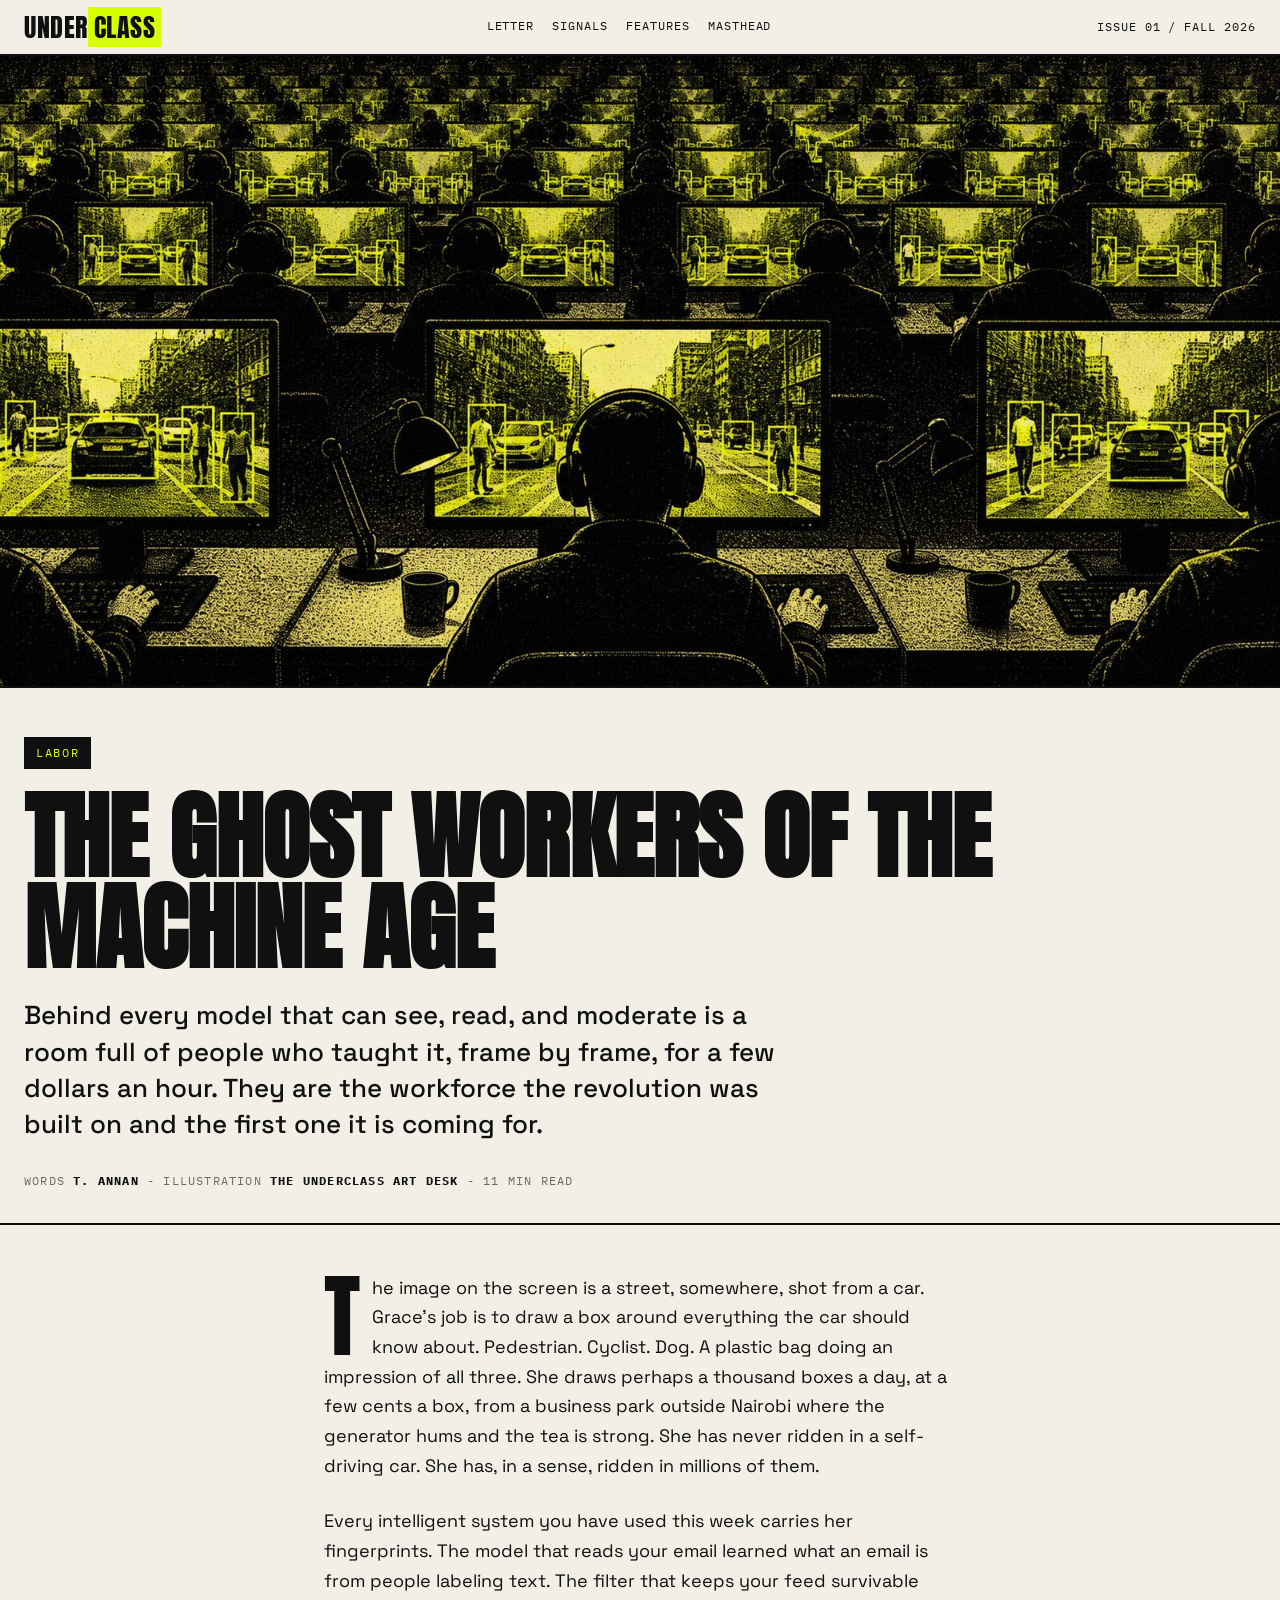
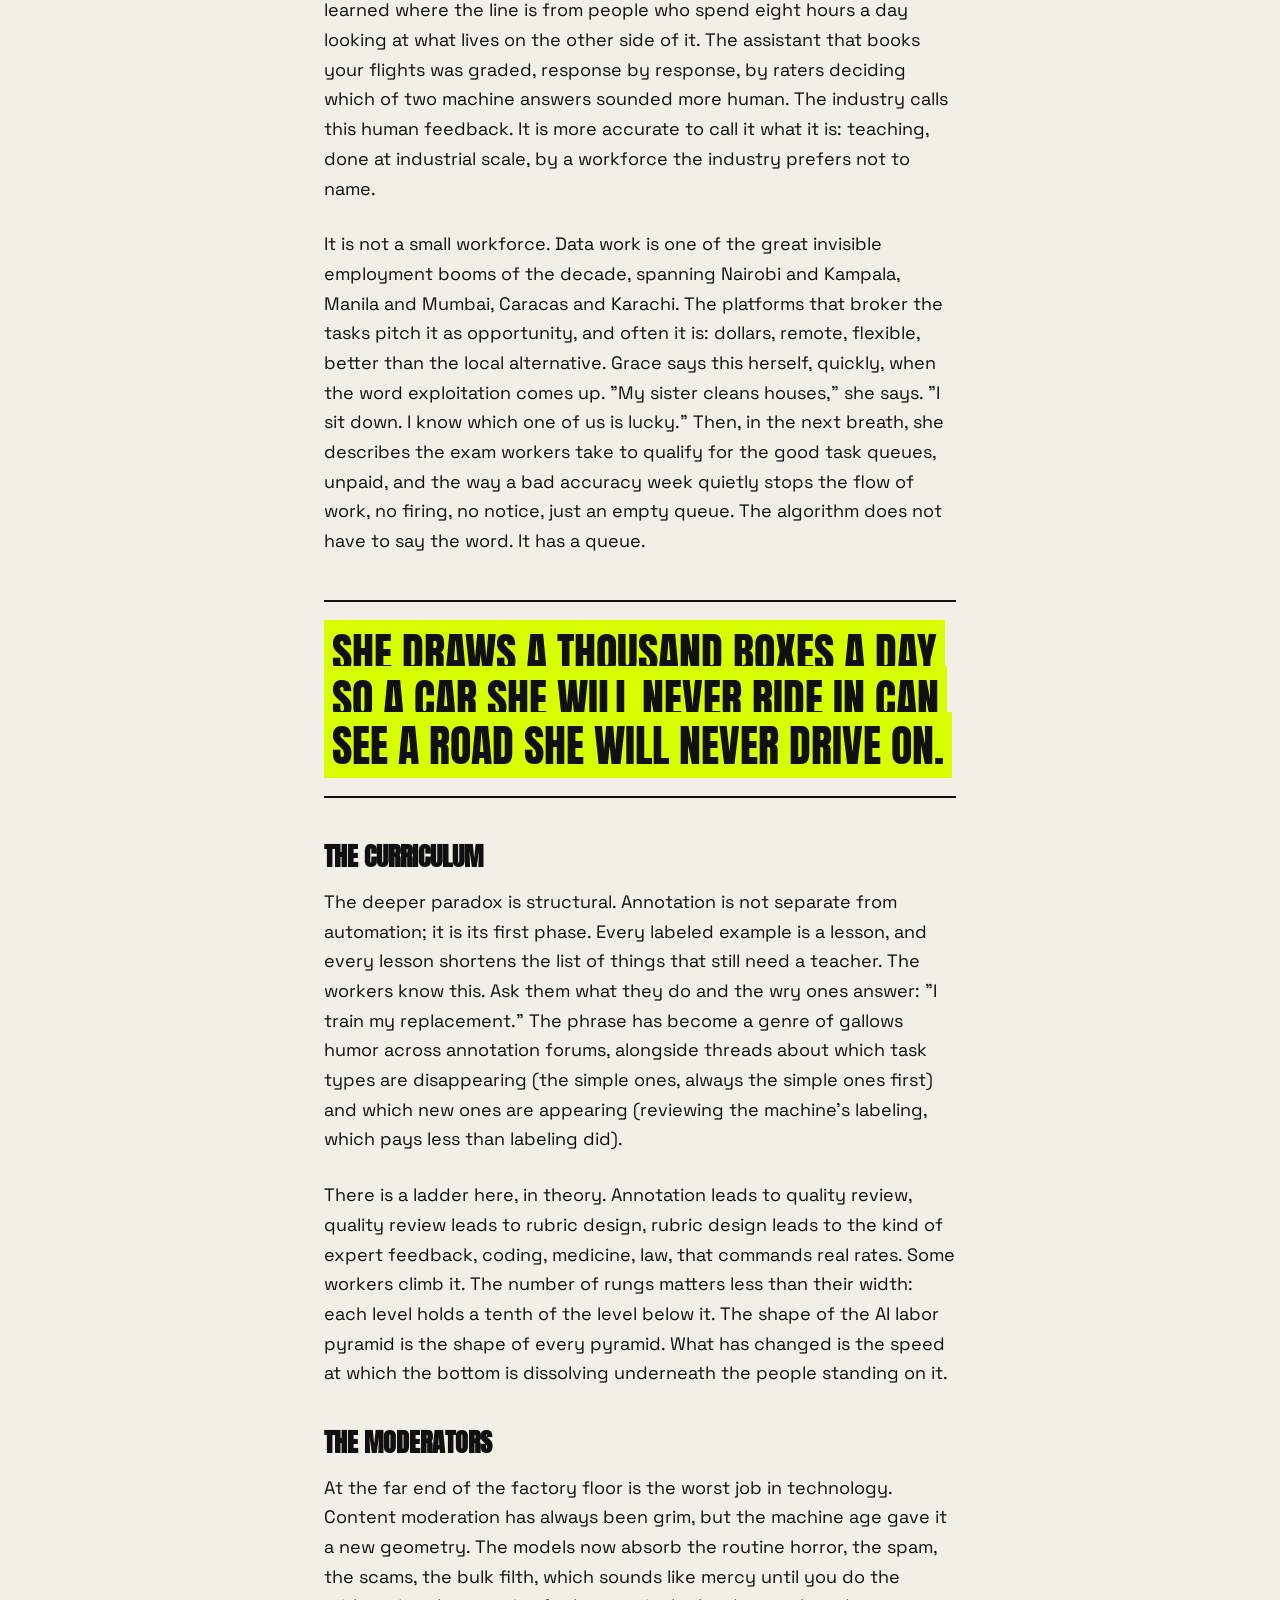
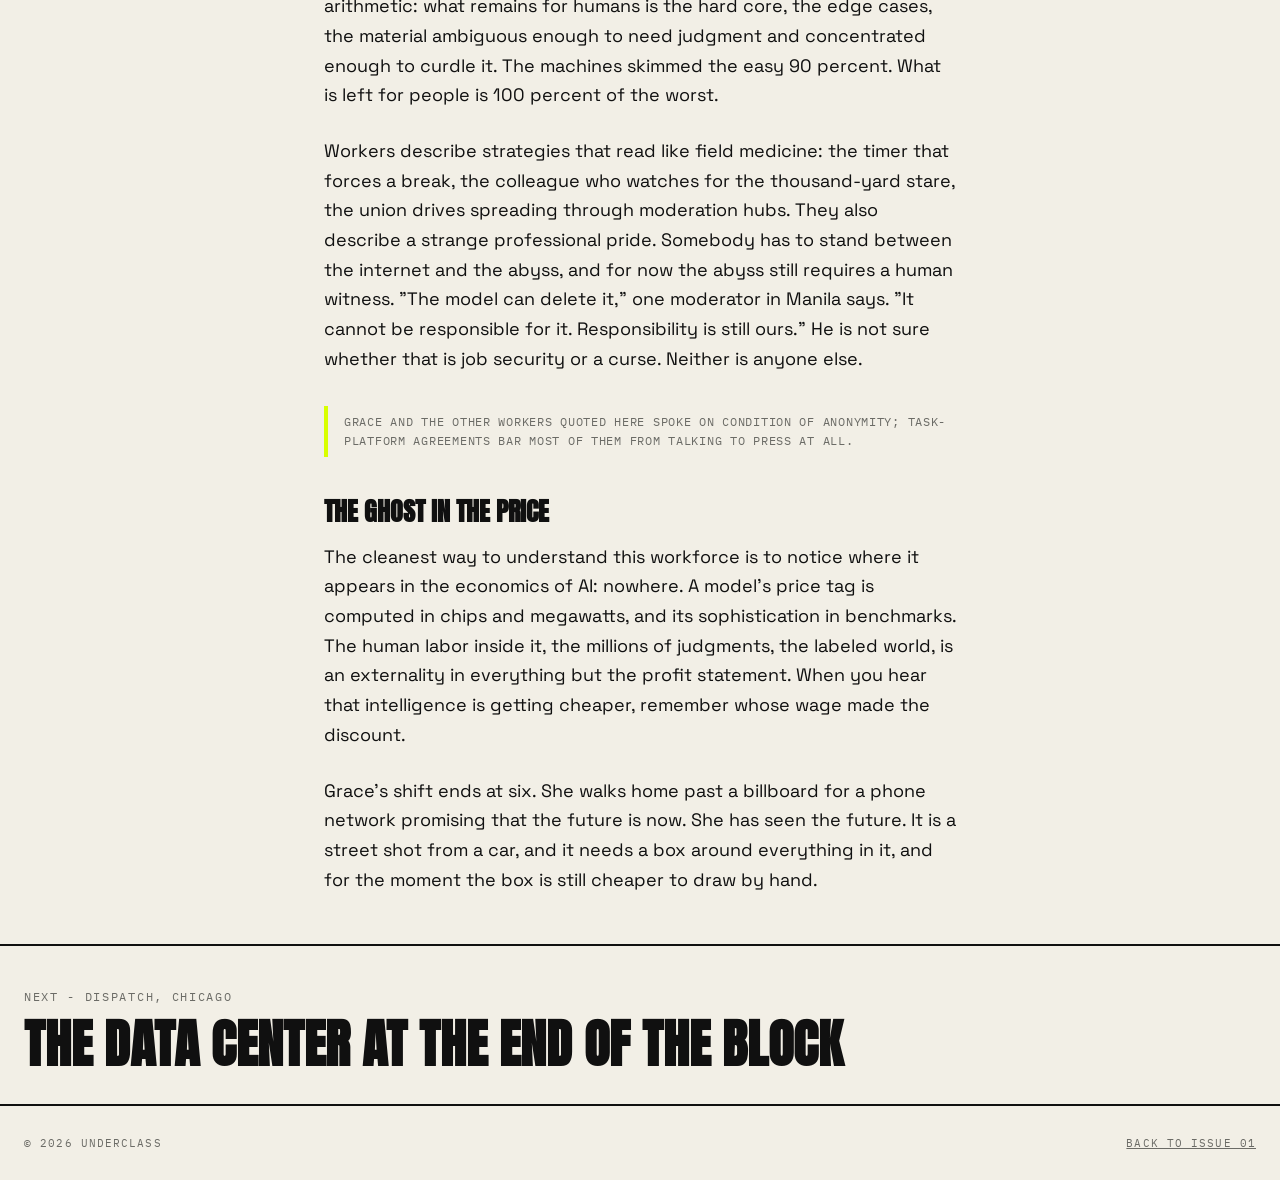
<file: 44-ghost-workers.html>
<!DOCTYPE html>
<html lang="en">
<head>
<meta charset="utf-8">
<meta name="viewport" content="width=device-width, initial-scale=1">
<title>The Ghost Workers of the Machine Age - UNDERCLASS</title>
<link rel="icon" href="mark.png">
<link rel="preconnect" href="https://fonts.googleapis.com">
<link rel="preconnect" href="https://fonts.gstatic.com" crossorigin>
<link href="https://fonts.googleapis.com/css2?family=Anton&family=IBM+Plex+Mono:wght@400;500&family=Space+Grotesk:wght@400;500;700&display=swap" rel="stylesheet">
<link rel="stylesheet" href="style.css">
</head>
<body>

<header class="topbar">
  <a class="wordmark" href="index.html">UNDER<span>CLASS</span></a>
  <nav class="topnav">
    <a href="letter.html">Letter</a>
    <a href="signals.html">Signals</a>
    <a href="index.html#contents">Features</a>
    <a href="masthead.html">Masthead</a>
  </nav>
  <div class="issuetag">Issue 01 / Fall 2026</div>
</header>

<div class="art-hero">
  <img src="art-ghostwork.jpg" alt="Rows of annotators labeling images in a dark room">
</div>

<div class="art-head">
  <span class="kicker">Labor</span>
  <h1 class="hedline">The Ghost Workers of the Machine Age</h1>
  <p class="standfirst">Behind every model that can see, read, and moderate is a room full of people who taught it, frame by frame, for a few dollars an hour. They are the workforce the revolution was built on and the first one it is coming for.</p>
  <p class="byline">Words <b>T. Annan</b> - Illustration <b>The Underclass Art Desk</b> - 11 min read</p>
</div>

<article class="art-body">

<p>The image on the screen is a street, somewhere, shot from a car. Grace's job is to draw a box around everything the car should know about. Pedestrian. Cyclist. Dog. A plastic bag doing an impression of all three. She draws perhaps a thousand boxes a day, at a few cents a box, from a business park outside Nairobi where the generator hums and the tea is strong. She has never ridden in a self-driving car. She has, in a sense, ridden in millions of them.</p>

<p>Every intelligent system you have used this week carries her fingerprints. The model that reads your email learned what an email is from people labeling text. The filter that keeps your feed survivable learned where the line is from people who spend eight hours a day looking at what lives on the other side of it. The assistant that books your flights was graded, response by response, by raters deciding which of two machine answers sounded more human. The industry calls this human feedback. It is more accurate to call it what it is: teaching, done at industrial scale, by a workforce the industry prefers not to name.</p>

<p>It is not a small workforce. Data work is one of the great invisible employment booms of the decade, spanning Nairobi and Kampala, Manila and Mumbai, Caracas and Karachi. The platforms that broker the tasks pitch it as opportunity, and often it is: dollars, remote, flexible, better than the local alternative. Grace says this herself, quickly, when the word exploitation comes up. "My sister cleans houses," she says. "I sit down. I know which one of us is lucky." Then, in the next breath, she describes the exam workers take to qualify for the good task queues, unpaid, and the way a bad accuracy week quietly stops the flow of work, no firing, no notice, just an empty queue. The algorithm does not have to say the word. It has a queue.</p>

<div class="pull"><span>She draws a thousand boxes a day so a car she will never ride in can see a road she will never drive on.</span></div>

<h3>THE CURRICULUM</h3>

<p>The deeper paradox is structural. Annotation is not separate from automation; it is its first phase. Every labeled example is a lesson, and every lesson shortens the list of things that still need a teacher. The workers know this. Ask them what they do and the wry ones answer: "I train my replacement." The phrase has become a genre of gallows humor across annotation forums, alongside threads about which task types are disappearing (the simple ones, always the simple ones first) and which new ones are appearing (reviewing the machine's labeling, which pays less than labeling did).</p>

<p>There is a ladder here, in theory. Annotation leads to quality review, quality review leads to rubric design, rubric design leads to the kind of expert feedback, coding, medicine, law, that commands real rates. Some workers climb it. The number of rungs matters less than their width: each level holds a tenth of the level below it. The shape of the AI labor pyramid is the shape of every pyramid. What has changed is the speed at which the bottom is dissolving underneath the people standing on it.</p>

<h3>THE MODERATORS</h3>

<p>At the far end of the factory floor is the worst job in technology. Content moderation has always been grim, but the machine age gave it a new geometry. The models now absorb the routine horror, the spam, the scams, the bulk filth, which sounds like mercy until you do the arithmetic: what remains for humans is the hard core, the edge cases, the material ambiguous enough to need judgment and concentrated enough to curdle it. The machines skimmed the easy 90 percent. What is left for people is 100 percent of the worst.</p>

<p>Workers describe strategies that read like field medicine: the timer that forces a break, the colleague who watches for the thousand-yard stare, the union drives spreading through moderation hubs. They also describe a strange professional pride. Somebody has to stand between the internet and the abyss, and for now the abyss still requires a human witness. "The model can delete it," one moderator in Manila says. "It cannot be responsible for it. Responsibility is still ours." He is not sure whether that is job security or a curse. Neither is anyone else.</p>

<div class="margin-note">Grace and the other workers quoted here spoke on condition of anonymity; task-platform agreements bar most of them from talking to press at all.</div>

<h3>THE GHOST IN THE PRICE</h3>

<p>The cleanest way to understand this workforce is to notice where it appears in the economics of AI: nowhere. A model's price tag is computed in chips and megawatts, and its sophistication in benchmarks. The human labor inside it, the millions of judgments, the labeled world, is an externality in everything but the profit statement. When you hear that intelligence is getting cheaper, remember whose wage made the discount.</p>

<p>Grace's shift ends at six. She walks home past a billboard for a phone network promising that the future is now. She has seen the future. It is a street shot from a car, and it needs a box around everything in it, and for the moment the box is still cheaper to draw by hand.</p>

</article>

<a class="next-story" href="data-center.html">
  <small>Next - Dispatch, Chicago</small>
  <strong>The Data Center at the End of the Block</strong>
</a>

<footer class="site">
  <span>&copy; 2026 Underclass</span>
  <span><a href="index.html">Back to Issue 01</a></span>
</footer>

</body>
</html>
</file>
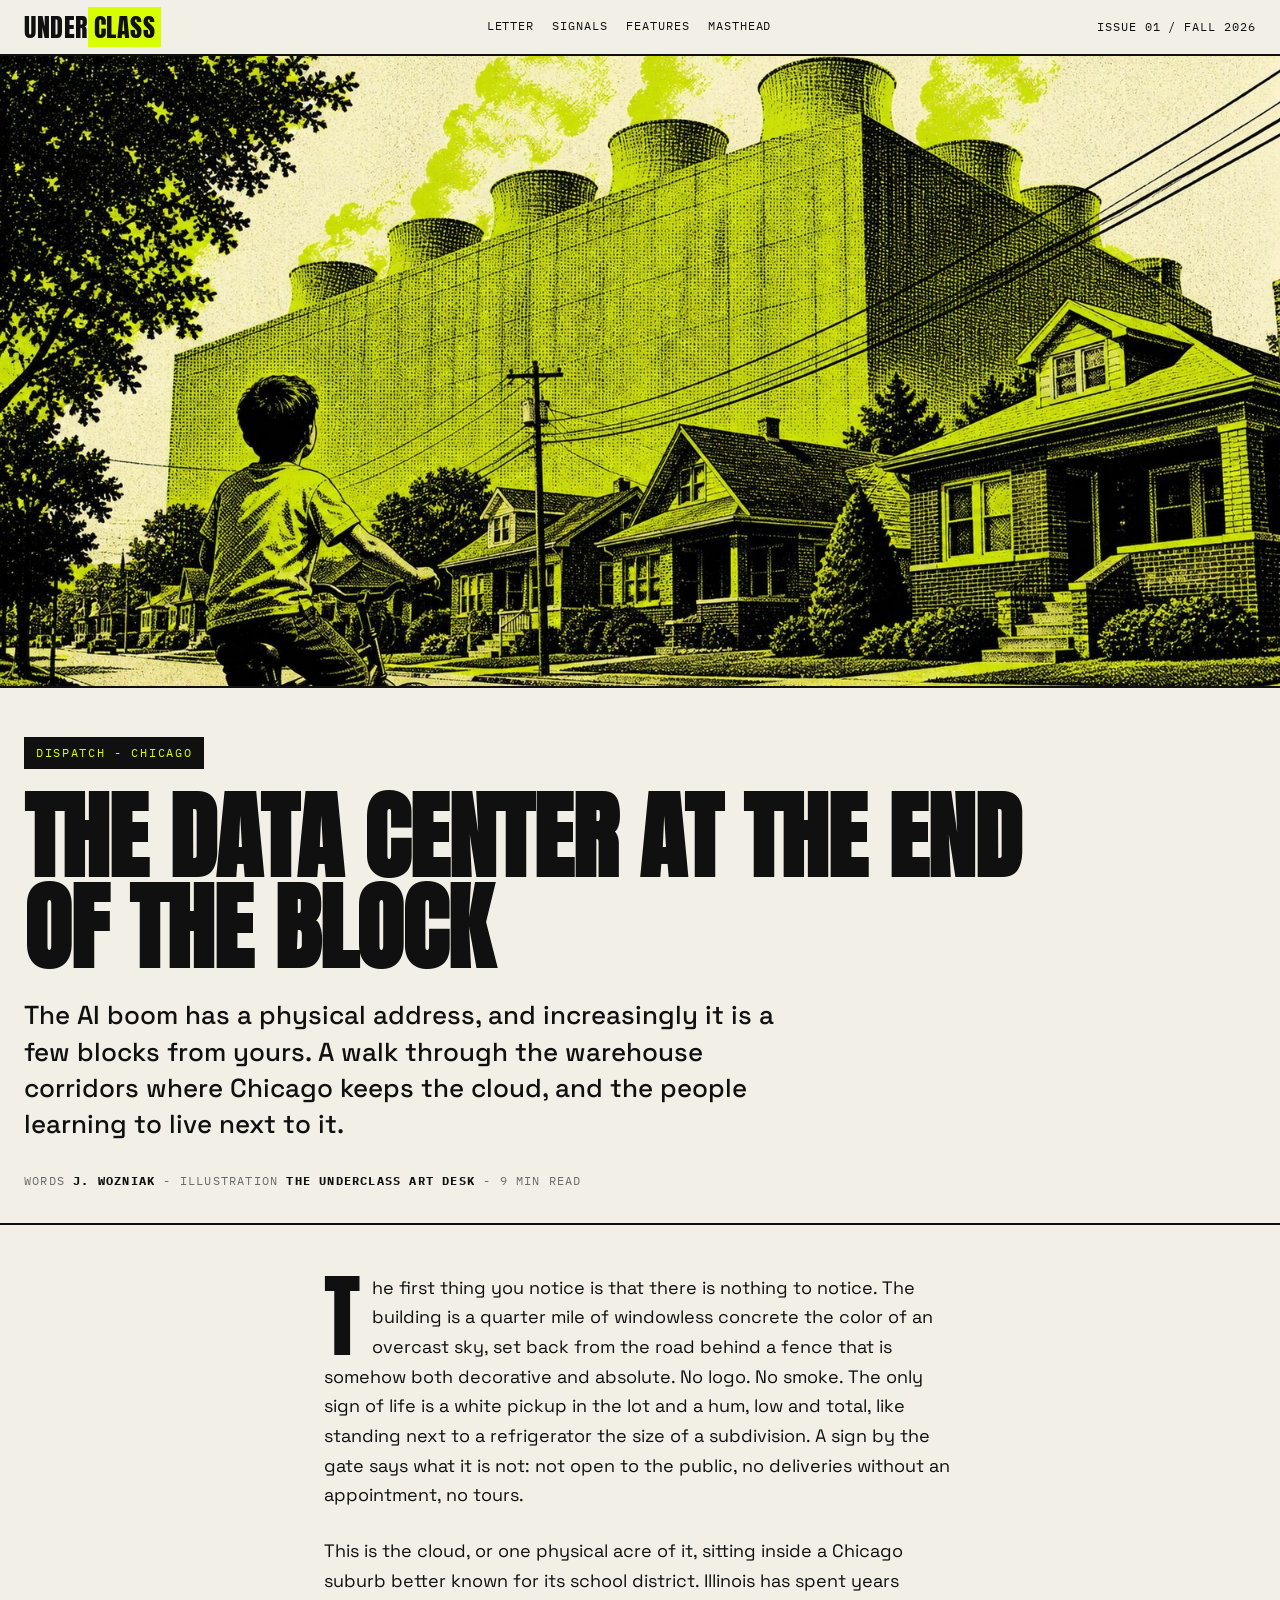
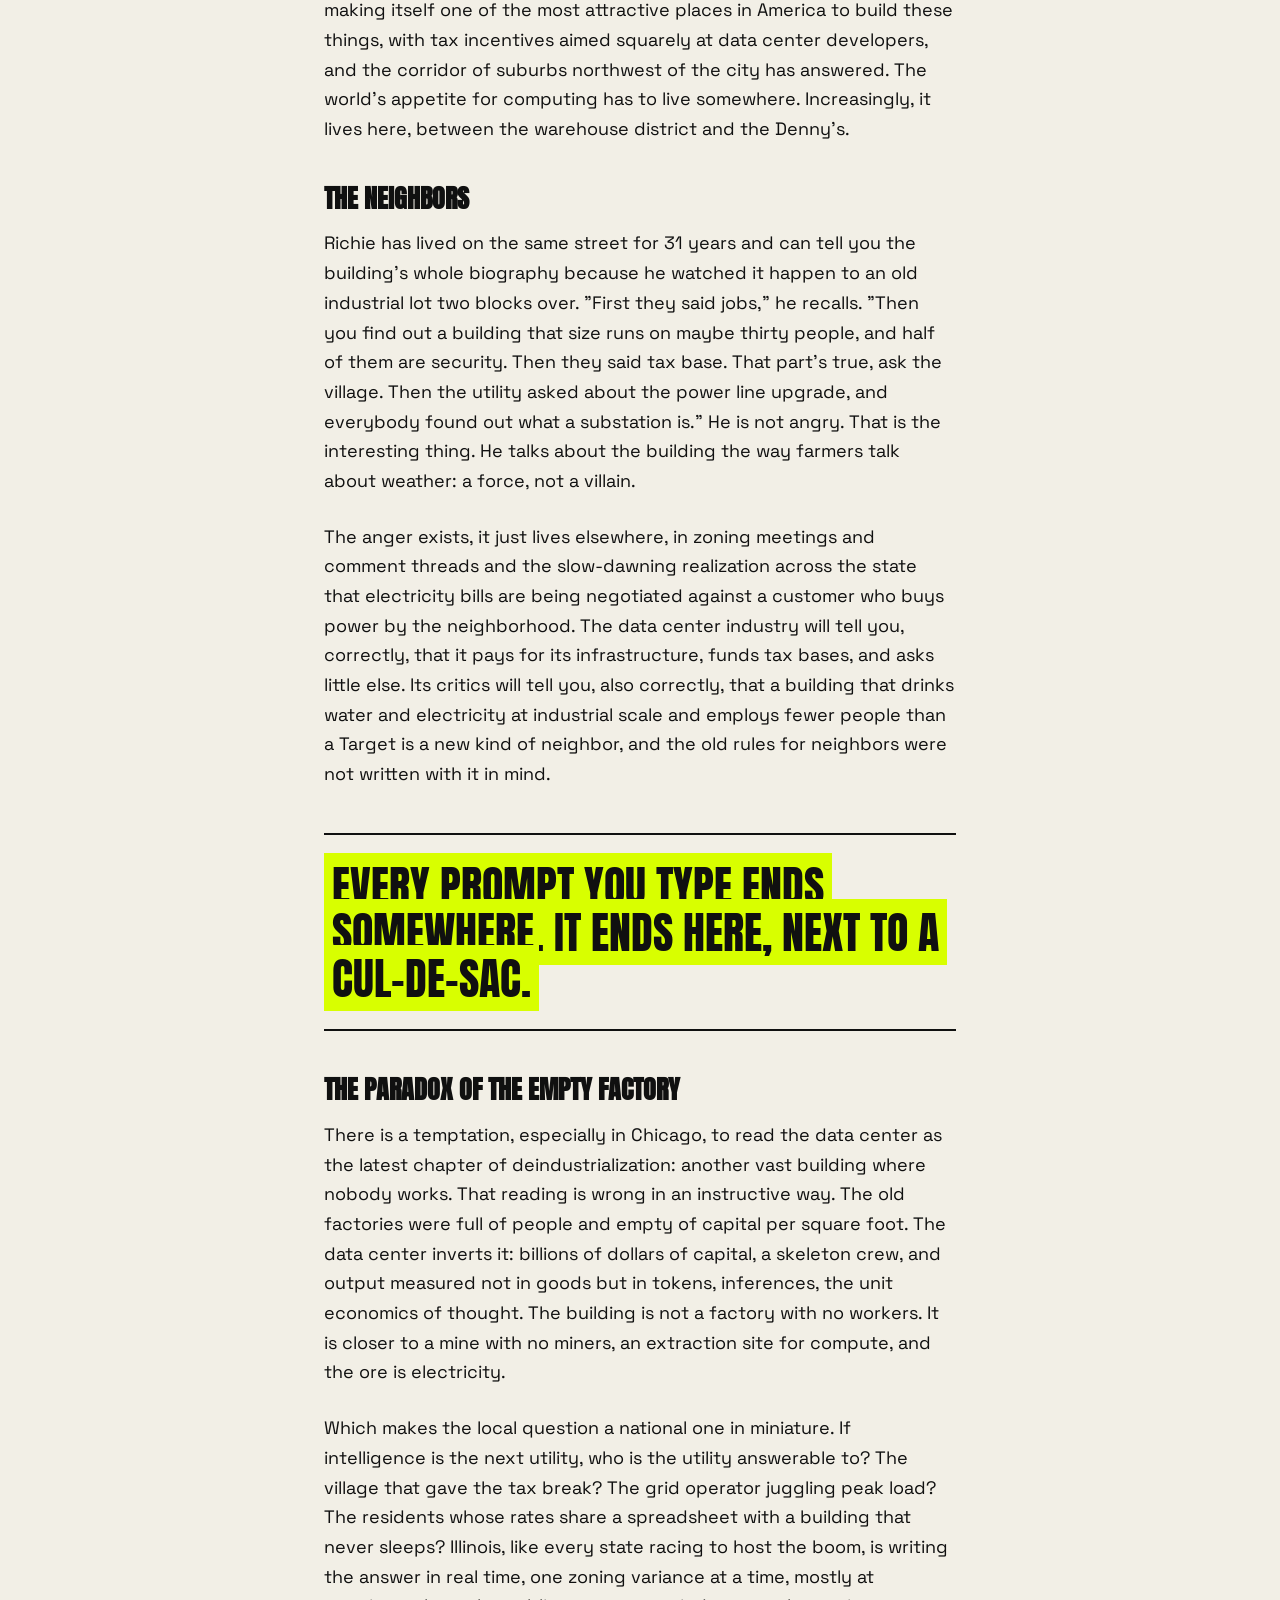
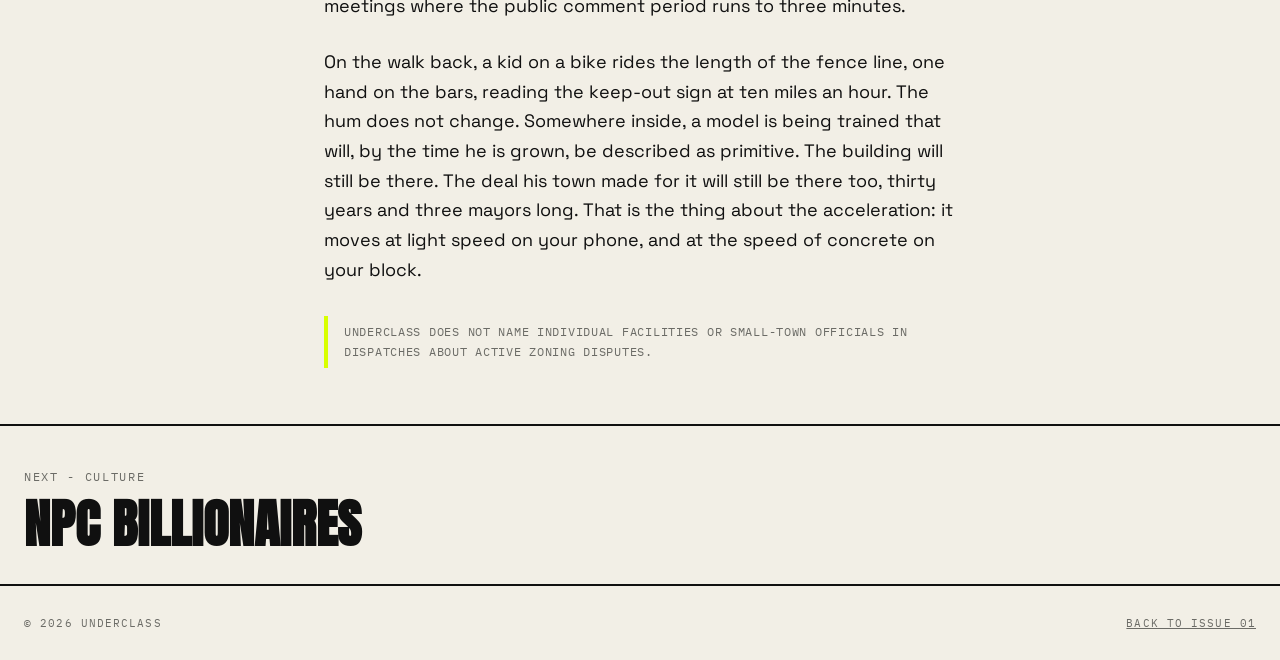
<file: 45-data-center.html>
<!DOCTYPE html>
<html lang="en">
<head>
<meta charset="utf-8">
<meta name="viewport" content="width=device-width, initial-scale=1">
<title>The Data Center at the End of the Block - UNDERCLASS</title>
<link rel="icon" href="mark.png">
<link rel="preconnect" href="https://fonts.googleapis.com">
<link rel="preconnect" href="https://fonts.gstatic.com" crossorigin>
<link href="https://fonts.googleapis.com/css2?family=Anton&family=IBM+Plex+Mono:wght@400;500&family=Space+Grotesk:wght@400;500;700&display=swap" rel="stylesheet">
<link rel="stylesheet" href="style.css">
</head>
<body>

<header class="topbar">
  <a class="wordmark" href="index.html">UNDER<span>CLASS</span></a>
  <nav class="topnav">
    <a href="letter.html">Letter</a>
    <a href="signals.html">Signals</a>
    <a href="index.html#contents">Features</a>
    <a href="masthead.html">Masthead</a>
  </nav>
  <div class="issuetag">Issue 01 / Fall 2026</div>
</header>

<div class="art-hero">
  <img src="art-datacenter.jpg" alt="A data center looming over a bungalow street, a kid on a bicycle watching">
</div>

<div class="art-head">
  <span class="kicker">Dispatch - Chicago</span>
  <h1 class="hedline">The Data Center at the End of the Block</h1>
  <p class="standfirst">The AI boom has a physical address, and increasingly it is a few blocks from yours. A walk through the warehouse corridors where Chicago keeps the cloud, and the people learning to live next to it.</p>
  <p class="byline">Words <b>J. Wozniak</b> - Illustration <b>The Underclass Art Desk</b> - 9 min read</p>
</div>

<article class="art-body">

<p>The first thing you notice is that there is nothing to notice. The building is a quarter mile of windowless concrete the color of an overcast sky, set back from the road behind a fence that is somehow both decorative and absolute. No logo. No smoke. The only sign of life is a white pickup in the lot and a hum, low and total, like standing next to a refrigerator the size of a subdivision. A sign by the gate says what it is not: not open to the public, no deliveries without an appointment, no tours.</p>

<p>This is the cloud, or one physical acre of it, sitting inside a Chicago suburb better known for its school district. Illinois has spent years making itself one of the most attractive places in America to build these things, with tax incentives aimed squarely at data center developers, and the corridor of suburbs northwest of the city has answered. The world's appetite for computing has to live somewhere. Increasingly, it lives here, between the warehouse district and the Denny's.</p>

<h3>THE NEIGHBORS</h3>

<p>Richie has lived on the same street for 31 years and can tell you the building's whole biography because he watched it happen to an old industrial lot two blocks over. "First they said jobs," he recalls. "Then you find out a building that size runs on maybe thirty people, and half of them are security. Then they said tax base. That part's true, ask the village. Then the utility asked about the power line upgrade, and everybody found out what a substation is." He is not angry. That is the interesting thing. He talks about the building the way farmers talk about weather: a force, not a villain.</p>

<p>The anger exists, it just lives elsewhere, in zoning meetings and comment threads and the slow-dawning realization across the state that electricity bills are being negotiated against a customer who buys power by the neighborhood. The data center industry will tell you, correctly, that it pays for its infrastructure, funds tax bases, and asks little else. Its critics will tell you, also correctly, that a building that drinks water and electricity at industrial scale and employs fewer people than a Target is a new kind of neighbor, and the old rules for neighbors were not written with it in mind.</p>

<div class="pull"><span>Every prompt you type ends somewhere. It ends here, next to a cul-de-sac.</span></div>

<h3>THE PARADOX OF THE EMPTY FACTORY</h3>

<p>There is a temptation, especially in Chicago, to read the data center as the latest chapter of deindustrialization: another vast building where nobody works. That reading is wrong in an instructive way. The old factories were full of people and empty of capital per square foot. The data center inverts it: billions of dollars of capital, a skeleton crew, and output measured not in goods but in tokens, inferences, the unit economics of thought. The building is not a factory with no workers. It is closer to a mine with no miners, an extraction site for compute, and the ore is electricity.</p>

<p>Which makes the local question a national one in miniature. If intelligence is the next utility, who is the utility answerable to? The village that gave the tax break? The grid operator juggling peak load? The residents whose rates share a spreadsheet with a building that never sleeps? Illinois, like every state racing to host the boom, is writing the answer in real time, one zoning variance at a time, mostly at meetings where the public comment period runs to three minutes.</p>

<p>On the walk back, a kid on a bike rides the length of the fence line, one hand on the bars, reading the keep-out sign at ten miles an hour. The hum does not change. Somewhere inside, a model is being trained that will, by the time he is grown, be described as primitive. The building will still be there. The deal his town made for it will still be there too, thirty years and three mayors long. That is the thing about the acceleration: it moves at light speed on your phone, and at the speed of concrete on your block.</p>

<div class="margin-note">Underclass does not name individual facilities or small-town officials in dispatches about active zoning disputes.</div>

</article>

<a class="next-story" href="npc-billionaires.html">
  <small>Next - Culture</small>
  <strong>NPC Billionaires</strong>
</a>

<footer class="site">
  <span>&copy; 2026 Underclass</span>
  <span><a href="index.html">Back to Issue 01</a></span>
</footer>

</body>
</html>
</file>
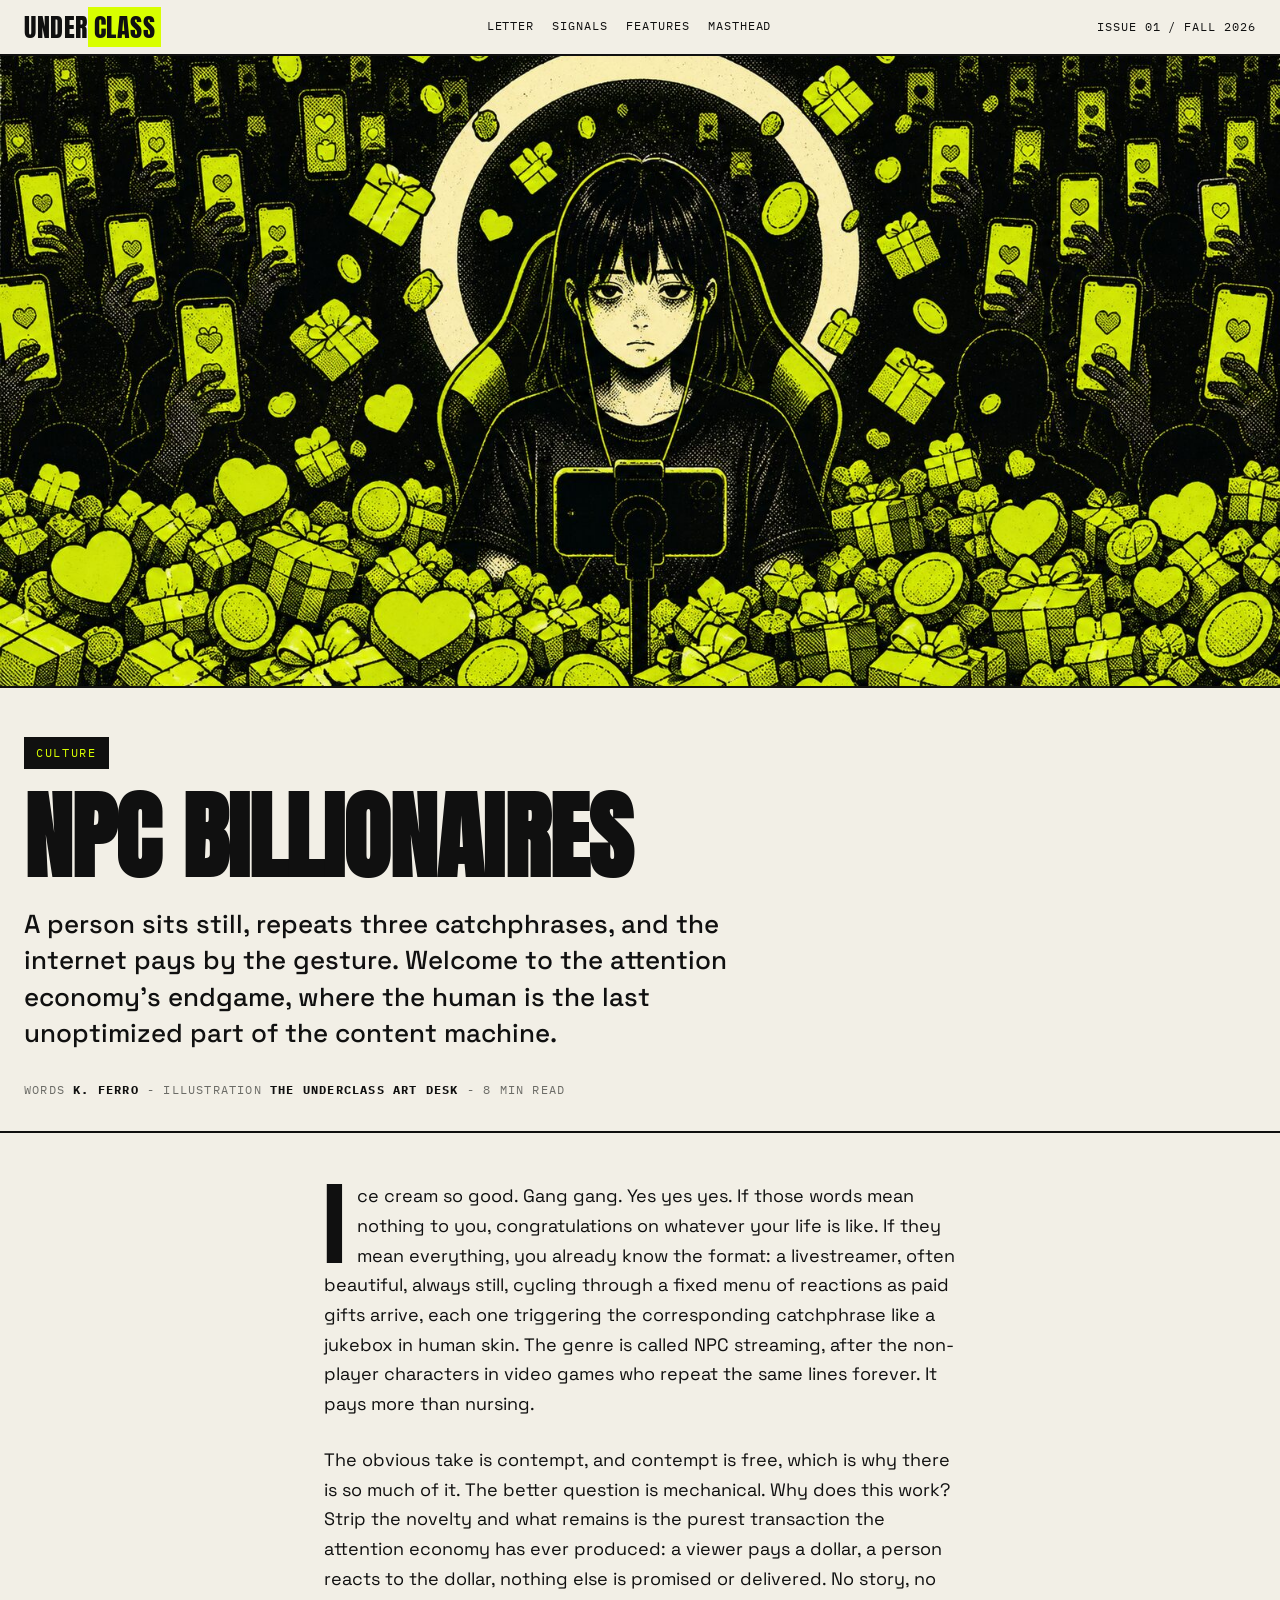
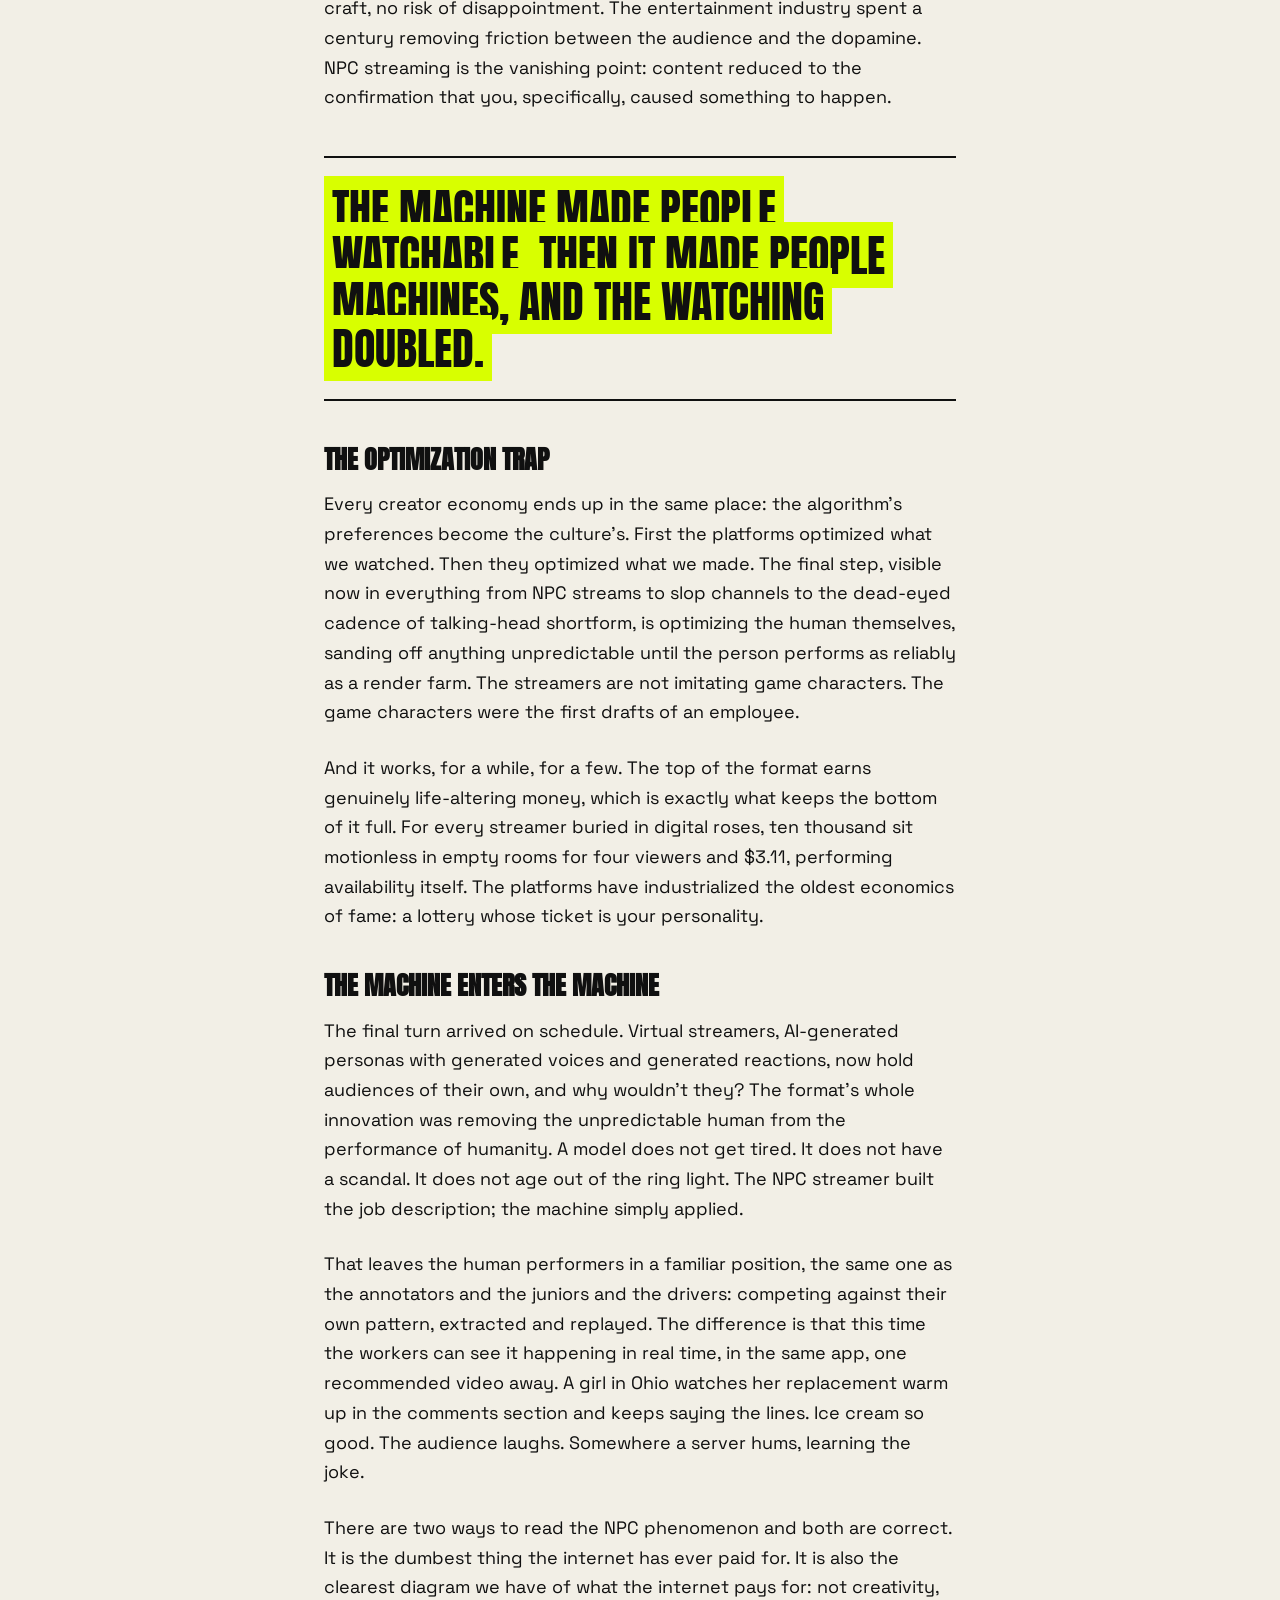
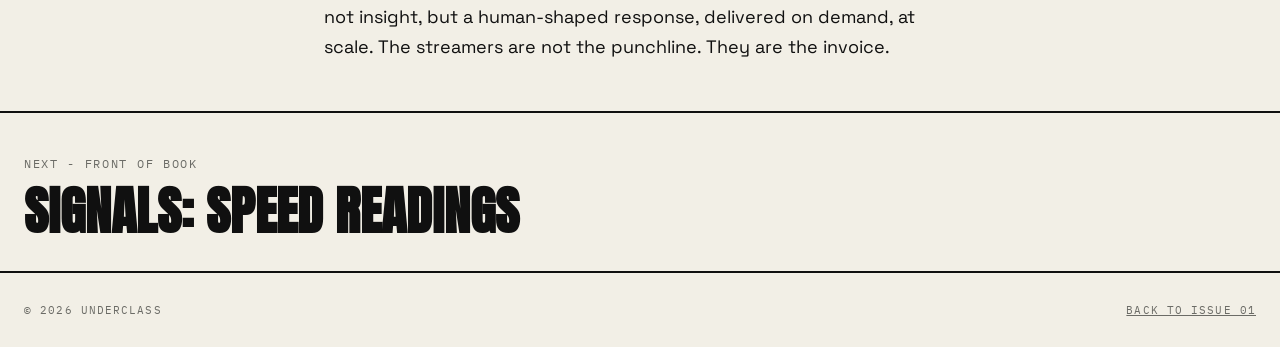
<file: 46-npc-billionaires.html>
<!DOCTYPE html>
<html lang="en">
<head>
<meta charset="utf-8">
<meta name="viewport" content="width=device-width, initial-scale=1">
<title>NPC Billionaires - UNDERCLASS</title>
<link rel="icon" href="mark.png">
<link rel="preconnect" href="https://fonts.googleapis.com">
<link rel="preconnect" href="https://fonts.gstatic.com" crossorigin>
<link href="https://fonts.googleapis.com/css2?family=Anton&family=IBM+Plex+Mono:wght@400;500&family=Space+Grotesk:wght@400;500;700&display=swap" rel="stylesheet">
<link rel="stylesheet" href="style.css">
</head>
<body>

<header class="topbar">
  <a class="wordmark" href="index.html">UNDER<span>CLASS</span></a>
  <nav class="topnav">
    <a href="letter.html">Letter</a>
    <a href="signals.html">Signals</a>
    <a href="index.html#contents">Features</a>
    <a href="masthead.html">Masthead</a>
  </nav>
  <div class="issuetag">Issue 01 / Fall 2026</div>
</header>

<div class="art-hero">
  <img src="art-npc.jpg" alt="A motionless streamer buried in raining gift icons">
</div>

<div class="art-head">
  <span class="kicker">Culture</span>
  <h1 class="hedline">NPC Billionaires</h1>
  <p class="standfirst">A person sits still, repeats three catchphrases, and the internet pays by the gesture. Welcome to the attention economy's endgame, where the human is the last unoptimized part of the content machine.</p>
  <p class="byline">Words <b>K. Ferro</b> - Illustration <b>The Underclass Art Desk</b> - 8 min read</p>
</div>

<article class="art-body">

<p>Ice cream so good. Gang gang. Yes yes yes. If those words mean nothing to you, congratulations on whatever your life is like. If they mean everything, you already know the format: a livestreamer, often beautiful, always still, cycling through a fixed menu of reactions as paid gifts arrive, each one triggering the corresponding catchphrase like a jukebox in human skin. The genre is called NPC streaming, after the non-player characters in video games who repeat the same lines forever. It pays more than nursing.</p>

<p>The obvious take is contempt, and contempt is free, which is why there is so much of it. The better question is mechanical. Why does this work? Strip the novelty and what remains is the purest transaction the attention economy has ever produced: a viewer pays a dollar, a person reacts to the dollar, nothing else is promised or delivered. No story, no craft, no risk of disappointment. The entertainment industry spent a century removing friction between the audience and the dopamine. NPC streaming is the vanishing point: content reduced to the confirmation that you, specifically, caused something to happen.</p>

<div class="pull"><span>The machine made people watchable. Then it made people machines, and the watching doubled.</span></div>

<h3>THE OPTIMIZATION TRAP</h3>

<p>Every creator economy ends up in the same place: the algorithm's preferences become the culture's. First the platforms optimized what we watched. Then they optimized what we made. The final step, visible now in everything from NPC streams to slop channels to the dead-eyed cadence of talking-head shortform, is optimizing the human themselves, sanding off anything unpredictable until the person performs as reliably as a render farm. The streamers are not imitating game characters. The game characters were the first drafts of an employee.</p>

<p>And it works, for a while, for a few. The top of the format earns genuinely life-altering money, which is exactly what keeps the bottom of it full. For every streamer buried in digital roses, ten thousand sit motionless in empty rooms for four viewers and $3.11, performing availability itself. The platforms have industrialized the oldest economics of fame: a lottery whose ticket is your personality.</p>

<h3>THE MACHINE ENTERS THE MACHINE</h3>

<p>The final turn arrived on schedule. Virtual streamers, AI-generated personas with generated voices and generated reactions, now hold audiences of their own, and why wouldn't they? The format's whole innovation was removing the unpredictable human from the performance of humanity. A model does not get tired. It does not have a scandal. It does not age out of the ring light. The NPC streamer built the job description; the machine simply applied.</p>

<p>That leaves the human performers in a familiar position, the same one as the annotators and the juniors and the drivers: competing against their own pattern, extracted and replayed. The difference is that this time the workers can see it happening in real time, in the same app, one recommended video away. A girl in Ohio watches her replacement warm up in the comments section and keeps saying the lines. Ice cream so good. The audience laughs. Somewhere a server hums, learning the joke.</p>

<p>There are two ways to read the NPC phenomenon and both are correct. It is the dumbest thing the internet has ever paid for. It is also the clearest diagram we have of what the internet pays for: not creativity, not insight, but a human-shaped response, delivered on demand, at scale. The streamers are not the punchline. They are the invoice.</p>

</article>

<a class="next-story" href="signals.html">
  <small>Next - Front of Book</small>
  <strong>Signals: Speed Readings</strong>
</a>

<footer class="site">
  <span>&copy; 2026 Underclass</span>
  <span><a href="index.html">Back to Issue 01</a></span>
</footer>

</body>
</html>
</file>
<file: style.css>
:root{
  --paper:#F2EFE6;
  --ink:#101010;
  --acid:#D8FF00;
  --grey:#6b6b66;
  --rule:2px solid var(--ink);
}
*{margin:0;padding:0;box-sizing:border-box}
html{scroll-behavior:smooth}
body{
  background:var(--paper);
  color:var(--ink);
  font-family:"Space Grotesk",Arial,sans-serif;
  font-size:18px;
  line-height:1.65;
  -webkit-font-smoothing:antialiased;
}
::selection{background:var(--acid);color:var(--ink)}
a{color:inherit}
img{display:block;max-width:100%}

/* ---------- shared chrome ---------- */
.topbar{
  display:flex;justify-content:space-between;align-items:center;
  padding:14px 24px;border-bottom:var(--rule);
  position:sticky;top:0;background:var(--paper);z-index:50;
}
.wordmark{
  font-family:"Anton",Impact,sans-serif;
  font-size:26px;letter-spacing:.02em;text-decoration:none;
  text-transform:uppercase;line-height:1;
}
.wordmark span{background:var(--acid);padding:0 6px}
.topnav{display:flex;gap:18px;font-family:"IBM Plex Mono",monospace;font-size:12px;text-transform:uppercase;letter-spacing:.08em}
.topnav a{text-decoration:none;border-bottom:2px solid transparent}
.topnav a:hover{border-bottom:2px solid var(--ink);background:var(--acid)}
.issuetag{font-family:"IBM Plex Mono",monospace;font-size:12px;text-transform:uppercase;letter-spacing:.08em}
@media(max-width:700px){.topnav{display:none}}

/* ---------- cover / index ---------- */
.cover-hero{border-bottom:var(--rule);position:relative;background:var(--ink)}
.cover-hero img{width:100%;max-height:78vh;object-fit:cover;object-position:center}
.cover-strip{
  display:flex;justify-content:space-between;align-items:stretch;flex-wrap:wrap;
  border-bottom:var(--rule);
}
.cover-strip>div{padding:18px 24px;flex:1;min-width:220px}
.cover-strip>div+div{border-left:var(--rule)}
.cover-strip h2{font-family:"Anton",Impact,sans-serif;text-transform:uppercase;font-size:clamp(20px,3vw,32px);line-height:1.05}
.cover-strip p{font-family:"IBM Plex Mono",monospace;font-size:12px;text-transform:uppercase;letter-spacing:.08em;margin-top:8px;color:var(--grey)}
.mast-title{
  font-family:"Anton",Impact,sans-serif;text-transform:uppercase;
  font-size:clamp(56px,12vw,180px);line-height:.92;letter-spacing:-.01em;
  padding:28px 24px 8px;
}
.mast-title em{font-style:normal;background:var(--acid);padding:0 12px}
.dek{
  padding:0 24px 28px;max-width:900px;font-size:clamp(18px,2.2vw,24px);font-weight:500;
}
.section-label{
  font-family:"IBM Plex Mono",monospace;font-size:12px;text-transform:uppercase;letter-spacing:.14em;
  background:var(--ink);color:var(--acid);display:inline-block;padding:6px 12px;margin:0 24px;
}
.toc{list-style:none;border-top:var(--rule);margin-top:24px}
.toc li{border-bottom:var(--rule)}
.toc a{
  display:grid;grid-template-columns:90px 1fr auto;gap:20px;align-items:baseline;
  padding:22px 24px;text-decoration:none;
}
.toc a:hover{background:var(--acid)}
.toc .num{font-family:"Anton",Impact,sans-serif;font-size:34px}
.toc .hed{font-family:"Anton",Impact,sans-serif;text-transform:uppercase;font-size:clamp(22px,3.4vw,42px);line-height:1.02}
.toc .kick{display:block;font-family:"IBM Plex Mono",monospace;font-size:11px;letter-spacing:.14em;text-transform:uppercase;color:var(--grey);margin-bottom:6px}
.toc .arrow{font-family:"Anton",Impact,sans-serif;font-size:30px}
@media(max-width:700px){.toc a{grid-template-columns:52px 1fr auto}.toc .num{font-size:24px}}
.colophon{
  display:flex;gap:24px;flex-wrap:wrap;padding:28px 24px;border-bottom:var(--rule);
  font-family:"IBM Plex Mono",monospace;font-size:12px;text-transform:uppercase;letter-spacing:.08em;color:var(--grey)
}
.colophon a{text-decoration:none;color:var(--ink)}
.colophon a:hover{background:var(--acid)}

/* ---------- article ---------- */
.art-hero{border-bottom:var(--rule);background:var(--ink)}
.art-hero img{width:100%;max-height:70vh;object-fit:cover}
.art-head{padding:48px 24px 32px;border-bottom:var(--rule)}
.kicker{
  font-family:"IBM Plex Mono",monospace;font-size:12px;letter-spacing:.14em;text-transform:uppercase;
  background:var(--ink);color:var(--acid);display:inline-block;padding:6px 12px;margin-bottom:22px;
}
h1.hedline{
  font-family:"Anton",Impact,sans-serif;text-transform:uppercase;
  font-size:clamp(40px,7.5vw,104px);line-height:.95;letter-spacing:-.01em;max-width:1100px;
}
.standfirst{
  margin-top:24px;max-width:760px;font-size:clamp(19px,2.4vw,26px);font-weight:500;line-height:1.4;
}
.byline{
  margin-top:28px;font-family:"IBM Plex Mono",monospace;font-size:12px;letter-spacing:.1em;text-transform:uppercase;color:var(--grey)
}
.byline b{color:var(--ink)}
.art-body{max-width:680px;margin:0 auto;padding:48px 24px 24px}
.art-body p{margin-bottom:26px}
.art-body p:first-of-type::first-letter{
  font-family:"Anton",Impact,sans-serif;float:left;font-size:92px;line-height:.78;
  padding:8px 12px 0 0;color:var(--ink);
}
.art-body h3{
  font-family:"Anton",Impact,sans-serif;text-transform:uppercase;font-size:26px;
  margin:40px 0 16px;line-height:1.1;
}
.pull{
  font-family:"Anton",Impact,sans-serif;text-transform:uppercase;
  font-size:clamp(28px,4.5vw,44px);line-height:1.05;
  border-top:var(--rule);border-bottom:var(--rule);
  padding:28px 0;margin:44px 0;max-width:none;
}
.pull span{background:var(--acid);padding:0 8px;box-decoration-break:clone;-webkit-box-decoration-break:clone}
.margin-note{
  font-family:"IBM Plex Mono",monospace;font-size:12px;letter-spacing:.06em;text-transform:uppercase;
  color:var(--grey);border-left:4px solid var(--acid);padding:6px 0 6px 16px;margin:32px 0;
}
.next-story{
  display:block;border-top:var(--rule);padding:34px 24px;text-decoration:none;
}
.next-story:hover{background:var(--acid)}
.next-story small{font-family:"IBM Plex Mono",monospace;font-size:12px;letter-spacing:.14em;text-transform:uppercase;color:var(--grey)}
.next-story strong{display:block;font-family:"Anton",Impact,sans-serif;text-transform:uppercase;font-size:clamp(26px,4.5vw,52px);line-height:1;margin-top:8px}
footer.site{
  border-top:var(--rule);padding:28px 24px;display:flex;justify-content:space-between;flex-wrap:wrap;gap:16px;
  font-family:"IBM Plex Mono",monospace;font-size:11px;letter-spacing:.1em;text-transform:uppercase;color:var(--grey)
}

/* ---------- signals / misc pages ---------- */
.page-head{padding:56px 24px 24px;border-bottom:var(--rule)}
.page-head h1{font-family:"Anton",Impact,sans-serif;text-transform:uppercase;font-size:clamp(44px,8vw,110px);line-height:.95}
.page-head p{margin-top:16px;max-width:720px;font-size:20px;font-weight:500}
.signal{border-bottom:var(--rule);padding:32px 24px;display:grid;grid-template-columns:1fr;gap:10px}
.signal h3{font-family:"Anton",Impact,sans-serif;text-transform:uppercase;font-size:clamp(24px,3.4vw,38px);line-height:1.05;max-width:900px}
.signal p{max-width:760px}
.signal .tag{font-family:"IBM Plex Mono",monospace;font-size:11px;letter-spacing:.14em;text-transform:uppercase;color:var(--grey)}
.signal:hover{background:#EAE6D9}
.mast-list{border-bottom:var(--rule);padding:32px 24px;display:grid;grid-template-columns:180px 1fr;gap:8px 24px}
.mast-list dt{font-family:"IBM Plex Mono",monospace;font-size:12px;letter-spacing:.12em;text-transform:uppercase;color:var(--grey);padding-top:4px}
.mast-list dd{font-size:19px;font-weight:500}
@media(max-width:640px){.mast-list{grid-template-columns:1fr}}
</file>
